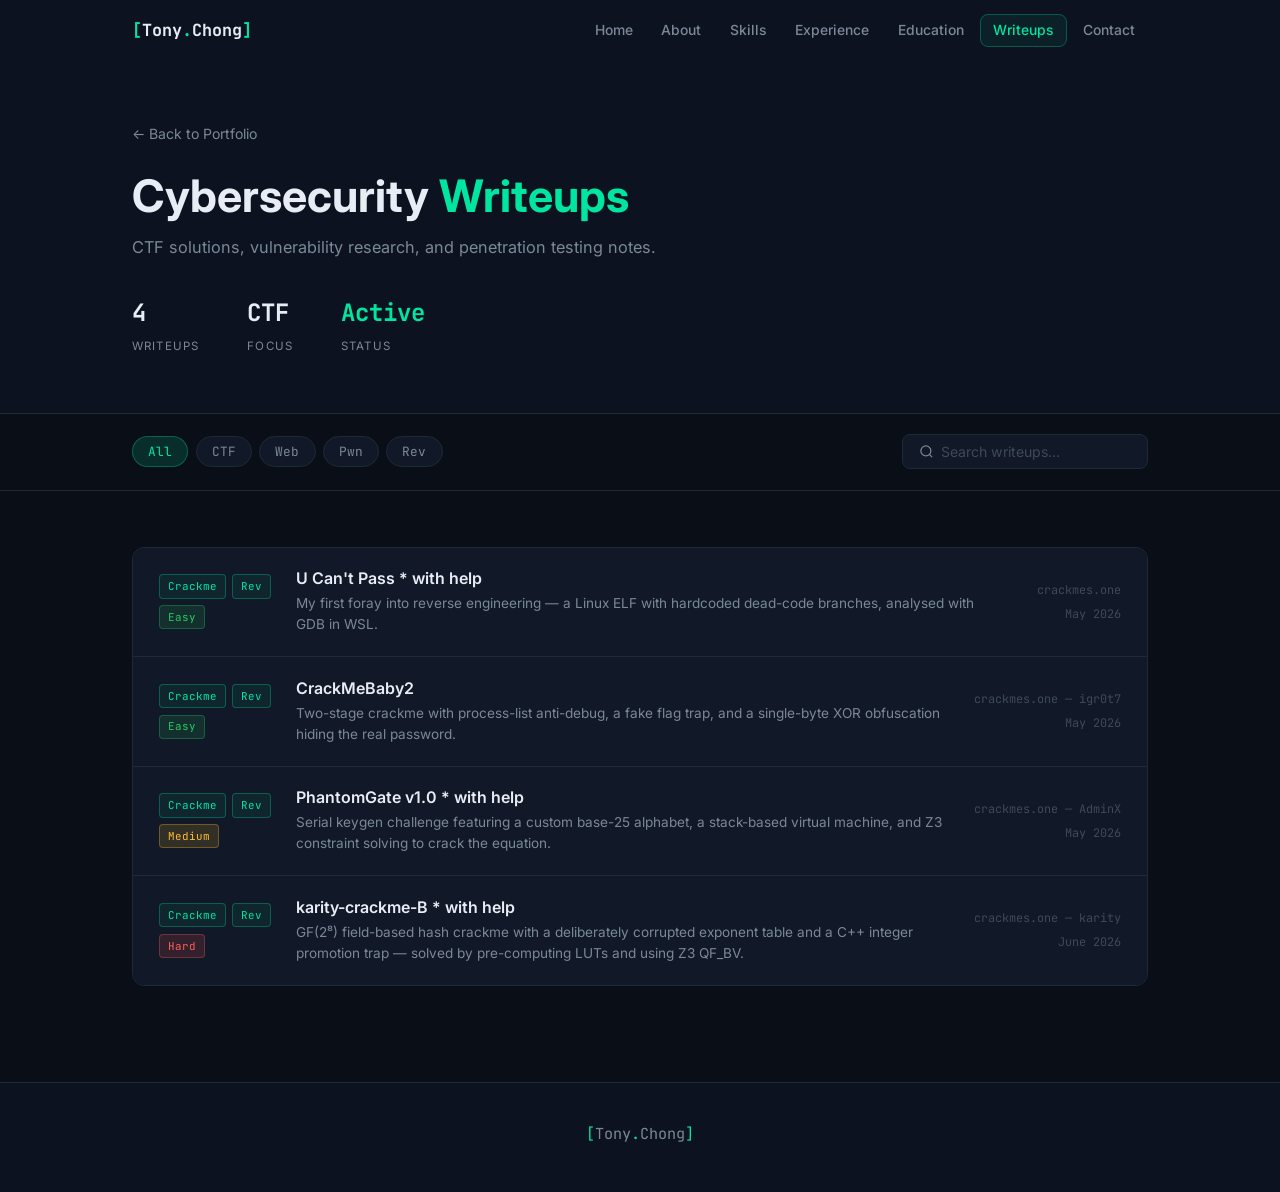
<file: writeups/index.html>
<!DOCTYPE html>
<html lang="en">
<head>
  <meta charset="UTF-8" />
  <meta name="viewport" content="width=device-width, initial-scale=1.0" />
  <meta name="description" content="Tony Chong's cybersecurity writeups — CTF solutions, vulnerability research and penetration testing notes." />
  <title>Writeups | Tony Chong</title>
  <link rel="stylesheet" href="../css/style.css" />
  <link rel="stylesheet" href="../css/writeups.css" />
  <link rel="preconnect" href="https://fonts.googleapis.com" />
  <link rel="preconnect" href="https://fonts.gstatic.com" crossorigin />
  <link href="https://fonts.googleapis.com/css2?family=JetBrains+Mono:wght@400;600;700&family=Inter:wght@300;400;500;600;700&display=swap" rel="stylesheet" />
</head>
<body>

  <!-- ── Navbar ─────────────────────────────────────────── -->
  <nav class="navbar scrolled" id="navbar">
    <div class="nav-container">
      <a href="../index.html" class="nav-logo">
        <span class="bracket">[</span>Tony<span class="accent">.</span>Chong<span class="bracket">]</span>
      </a>
      <button class="nav-toggle" id="navToggle" aria-label="Toggle navigation">
        <span></span><span></span><span></span>
      </button>
      <ul class="nav-links" id="navLinks">
        <li><a href="../index.html#home"       class="nav-link">Home</a></li>
        <li><a href="../index.html#about"      class="nav-link">About</a></li>
        <li><a href="../index.html#skills"     class="nav-link">Skills</a></li>
        <li><a href="../index.html#experience" class="nav-link">Experience</a></li>
        <li><a href="../index.html#education"  class="nav-link">Education</a></li>
        <li><a href="index.html"               class="nav-link nav-wu active">Writeups</a></li>
        <li><a href="../index.html#contact"    class="nav-link">Contact</a></li>
      </ul>
    </div>
  </nav>

  <!-- ── Page hero ──────────────────────────────────────── -->
  <section class="wu-page-hero">
    <div class="container">
      <div class="back-link"><a href="../index.html">← Back to Portfolio</a></div>
      <h1>Cybersecurity <span class="accent">Writeups</span></h1>
      <p class="wu-page-hero-sub">CTF solutions, vulnerability research, and penetration testing notes.</p>
      <div class="wu-stats">
        <div class="wu-stat">
          <span class="wu-stat-num" id="wuTotal">0</span>
          <span class="wu-stat-label">Writeups</span>
        </div>
        <div class="wu-stat">
          <span class="wu-stat-num">CTF</span>
          <span class="wu-stat-label">Focus</span>
        </div>
        <div class="wu-stat">
          <span class="wu-stat-num accent">Active</span>
          <span class="wu-stat-label">Status</span>
        </div>
      </div>
    </div>
  </section>

  <!-- ── Filter & Search ────────────────────────────────── -->
  <div class="wu-controls">
    <div class="container">
      <div class="controls-row">
        <div class="filter-tags">
          <button class="filter-btn active" data-filter="all">All</button>
          <button class="filter-btn" data-filter="ctf">CTF</button>
          <button class="filter-btn" data-filter="web">Web</button>
          <button class="filter-btn" data-filter="pwn">Pwn</button>
          <button class="filter-btn" data-filter="rev">Rev</button>
        </div>
        <div class="search-wrap">
          <svg xmlns="http://www.w3.org/2000/svg" width="15" height="15" viewBox="0 0 24 24" fill="none" stroke="currentColor" stroke-width="2"><circle cx="11" cy="11" r="8"/><line x1="21" y1="21" x2="16.65" y2="16.65"/></svg>
          <input type="text" id="wuSearch" placeholder="Search writeups…" autocomplete="off" />
        </div>
      </div>
    </div>
  </div>

  <!-- ── Writeups grid ──────────────────────────────────── -->
  <main class="wu-main">
    <div class="container">

      <!-- Empty state — shown until you add real writeups -->
      <div class="empty-state" id="emptyState">
        <div class="empty-icon">🔐</div>
        <h2>Writeups Coming Soon</h2>
        <p>CTF writeups and security research will appear here.</p>
        </p>
      </div>

      <div class="wu-grid" id="wuGrid">

        <a href="ucantpass.html"
           class="wu-card-link"
           data-tags="crackme rev"
           data-title="U Can't Pass">
          <div class="wc-top">
            <div class="wc-tags">
              <span class="wc-tag">Crackme</span>
              <span class="wc-tag">Rev</span>
            </div>
            <span class="wc-diff easy">Easy</span>
          </div>
          <h3 class="wc-title">U Can't Pass * with help</h3>
          <p class="wc-excerpt">
            My first foray into reverse engineering — a Linux ELF with hardcoded dead-code
            branches, analysed with GDB in WSL.
          </p>
          <div class="wc-footer">
            <span>crackmes.one</span>
            <span>May 2026</span>
          </div>
        </a>

        <a href="crackmebaby2.html"
           class="wu-card-link"
           data-tags="crackme rev"
           data-title="CrackMeBaby2">
          <div class="wc-top">
            <div class="wc-tags">
              <span class="wc-tag">Crackme</span>
              <span class="wc-tag">Rev</span>
            </div>
            <span class="wc-diff easy">Easy</span>
          </div>
          <h3 class="wc-title">CrackMeBaby2</h3>
          <p class="wc-excerpt">
            Two-stage crackme with process-list anti-debug, a fake flag trap, and a single-byte
            XOR obfuscation hiding the real password.
          </p>
          <div class="wc-footer">
            <span>crackmes.one — igr0t7</span>
            <span>May 2026</span>
          </div>
        </a>

        <a href="phantomgate.html"
           class="wu-card-link"
           data-tags="crackme rev"
           data-title="PhantomGate v1.0">
          <div class="wc-top">
            <div class="wc-tags">
              <span class="wc-tag">Crackme</span>
              <span class="wc-tag">Rev</span>
            </div>
            <span class="wc-diff medium">Medium</span>
          </div>
          <h3 class="wc-title">PhantomGate v1.0 * with help</h3>
          <p class="wc-excerpt">
            Serial keygen challenge featuring a custom base-25 alphabet, a stack-based virtual
            machine, and Z3 constraint solving to crack the equation.
          </p>
          <div class="wc-footer">
            <span>crackmes.one — AdminX</span>
            <span>May 2026</span>
          </div>
        </a>

        <a href="karity-crackme-b.html"
           class="wu-card-link"
           data-tags="crackme rev"
           data-title="karity-crackme-B">
          <div class="wc-top">
            <div class="wc-tags">
              <span class="wc-tag">Crackme</span>
              <span class="wc-tag">Rev</span>
            </div>
            <span class="wc-diff hard">Hard</span>
          </div>
          <h3 class="wc-title">karity-crackme-B * with help</h3>
          <p class="wc-excerpt">
            GF(2⁸) field-based hash crackme with a deliberately corrupted exponent table and a
            C++ integer promotion trap — solved by pre-computing LUTs and using Z3 QF_BV.
          </p>
          <div class="wc-footer">
            <span>crackmes.one — karity</span>
            <span>June 2026</span>
          </div>
        </a>

        

        <!--
        ════════════════════════════════════════════════════
         HOW TO ADD A WRITEUP
        ════════════════════════════════════════════════════
         1. Duplicate writeup-template.html → e.g. thm-room-name.html
         2. Fill in your content.
         3. Copy the <a> card block below, remove the class "wu-example",
            and update href / data-tags / data-title and the card body.
         4. Save — it will appear in the grid automatically.
        ════════════════════════════════════════════════════

        EXAMPLE CARD (hidden — class wu-example keeps it out of the count):

        <a href="thm-room-name.html"
           class="wu-card-link wu-example"
           data-tags="ctf web"
           data-title="TryHackMe: Room Name">
          <div class="wc-top">
            <div class="wc-tags">
              <span class="wc-tag">CTF</span>
              <span class="wc-tag">Web</span>
            </div>
            <span class="wc-diff easy">Easy</span>
          </div>
          <h3 class="wc-title">TryHackMe: Room Name</h3>
          <p class="wc-excerpt">
            Brief description of the challenge — what the goal was,
            the vulnerability exploited, and what you learned.
          </p>
          <div class="wc-footer">
            <span>TryHackMe</span>
            <span>May 2026</span>
          </div>
        </a>
        -->

      </div>

      <div class="no-results" id="noResults" style="display:none">
        <p>No writeups match your search.</p>
      </div>

    </div>
  </main>

  <!-- ── Footer ─────────────────────────────────────────── -->
  <footer class="footer">
    <div class="container">
      <p class="footer-logo"><span class="bracket">[</span>Tony<span class="accent">.</span>Chong<span class="bracket">]</span></p>
    </div>
  </footer>

  <script src="../js/script.js"></script>
  <script src="../js/writeups.js"></script>
</body>
</html>
</file>
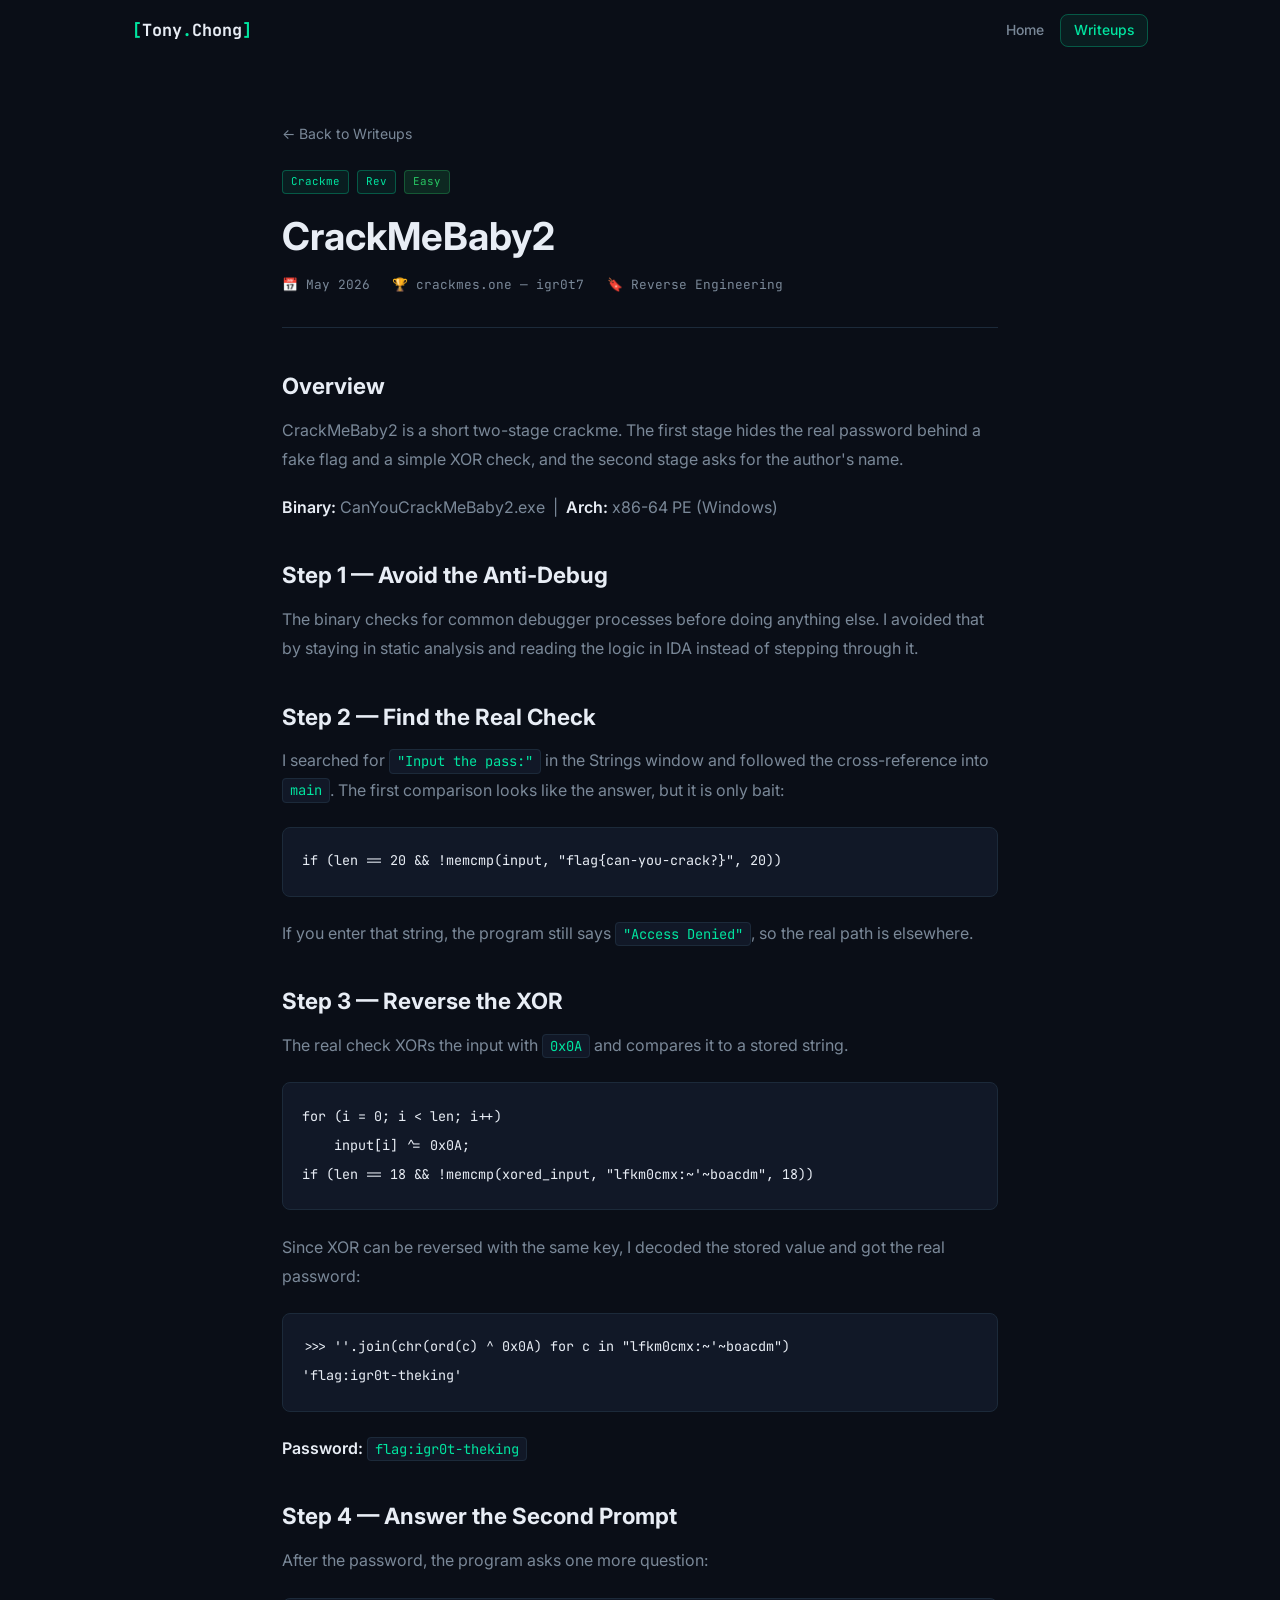
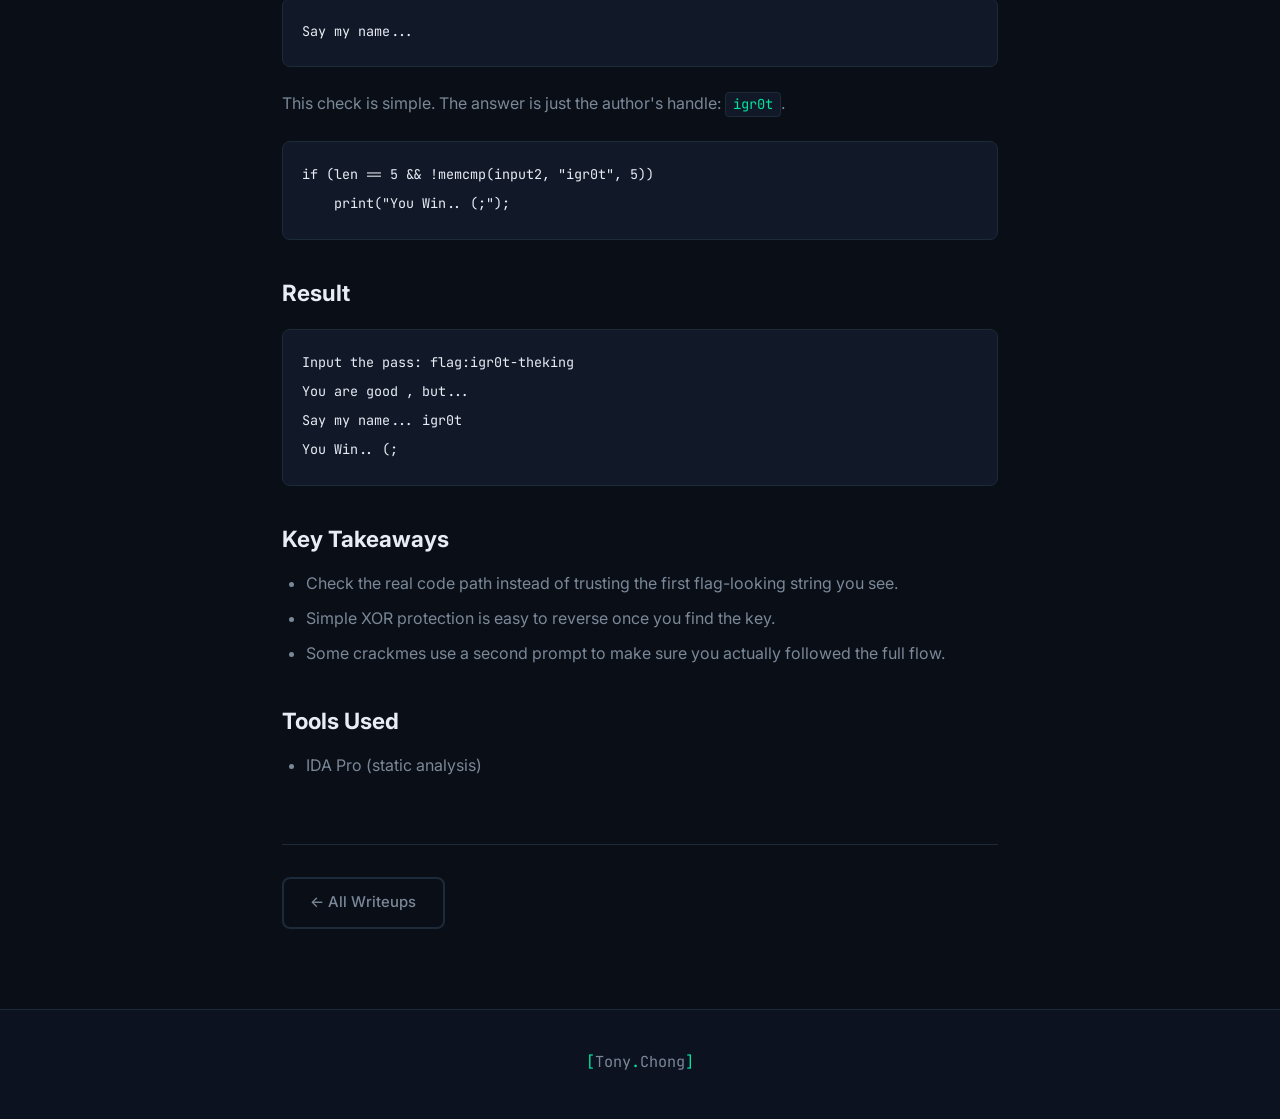
<file: writeups/crackmebaby2.html>
<!DOCTYPE html>
<html lang="en">
<head>
  <meta charset="UTF-8" />
  <meta name="viewport" content="width=device-width, initial-scale=1.0" />
  <title>CrackMeBaby2 | Tony Chong Writeups</title>
  <link rel="stylesheet" href="../css/style.css" />
  <link rel="stylesheet" href="../css/writeups.css" />
  <link rel="preconnect" href="https://fonts.googleapis.com" />
  <link rel="preconnect" href="https://fonts.gstatic.com" crossorigin />
  <link href="https://fonts.googleapis.com/css2?family=JetBrains+Mono:wght@400;600;700&family=Inter:wght@300;400;500;600;700&display=swap" rel="stylesheet" />
</head>
<body>

  <!-- ── Navbar ─────────────────────────────────────────── -->
  <nav class="navbar scrolled" id="navbar">
    <div class="nav-container">
      <a href="../index.html" class="nav-logo">
        <span class="bracket">[</span>Tony<span class="accent">.</span>Chong<span class="bracket">]</span>
      </a>
      <button class="nav-toggle" id="navToggle" aria-label="Toggle navigation">
        <span></span><span></span><span></span>
      </button>
      <ul class="nav-links" id="navLinks">
        <li><a href="../index.html" class="nav-link">Home</a></li>
        <li><a href="index.html"    class="nav-link nav-wu active">Writeups</a></li>
      </ul>
    </div>
  </nav>

  <!-- ── Writeup article ────────────────────────────────── -->
  <article class="wu-article">

    <div class="back-link"><a href="index.html">← Back to Writeups</a></div>

    <header class="wu-article-header">
      <div class="wu-article-tags">
        <span class="wc-tag">Crackme</span>
        <span class="wc-tag">Rev</span>
        <span class="wc-diff easy">Easy</span>
      </div>
      <h1 class="wu-article-title">CrackMeBaby2</h1>
      <div class="wu-article-meta">
        <span>📅 May 2026</span>
        <span>🏆 crackmes.one — igr0t7</span>
        <span>🔖 Reverse Engineering</span>
      </div>
    </header>

    <div class="wu-body">

      <h2>Overview</h2>
      <p>
        CrackMeBaby2 is a short two-stage crackme. The first stage hides the real password behind
        a fake flag and a simple XOR check, and the second stage asks for the author's name.
      </p>
      <p><strong>Binary:</strong> CanYouCrackMeBaby2.exe &nbsp;|&nbsp; <strong>Arch:</strong> x86-64 PE (Windows)</p>

      <h2>Step 1 — Avoid the Anti-Debug</h2>
      <p>
        The binary checks for common debugger processes before doing anything else. I avoided that
        by staying in static analysis and reading the logic in IDA instead of stepping through it.
      </p>

      <h2>Step 2 — Find the Real Check</h2>
      <p>
        I searched for <code>"Input the pass:"</code> in the Strings window and followed the
        cross-reference into <code>main</code>. The first comparison looks like the answer, but it
        is only bait:
      </p>
      <pre><code>if (len == 20 &amp;&amp; !memcmp(input, "flag{can-you-crack?}", 20))</code></pre>
      <p>
        If you enter that string, the program still says <code>"Access Denied"</code>, so the
        real path is elsewhere.
      </p>

      <h2>Step 3 — Reverse the XOR</h2>
      <p>
        The real check XORs the input with <code>0x0A</code> and compares it to a stored string.
      </p>
      <pre><code>for (i = 0; i &lt; len; i++)
    input[i] ^= 0x0A;
if (len == 18 &amp;&amp; !memcmp(xored_input, "lfkm0cmx:~'~boacdm", 18))</code></pre>
      <p>
        Since XOR can be reversed with the same key, I decoded the stored value and got the real
        password:
      </p>
      <pre><code>>>> ''.join(chr(ord(c) ^ 0x0A) for c in "lfkm0cmx:~'~boacdm")
'flag:igr0t-theking'</code></pre>
      <p><strong>Password:</strong> <code>flag:igr0t-theking</code></p>

      <h2>Step 4 — Answer the Second Prompt</h2>
      <p>
        After the password, the program asks one more question:
      </p>
      <pre><code>Say my name...</code></pre>
      <p>
        This check is simple. The answer is just the author's handle: <code>igr0t</code>.
      </p>
      <pre><code>if (len == 5 &amp;&amp; !memcmp(input2, "igr0t", 5))
    print("You Win.. (;");</code></pre>

      <h2>Result</h2>
      <pre><code>Input the pass: flag:igr0t-theking
You are good , but...
Say my name... igr0t
You Win.. (;</code></pre>

      <h2>Key Takeaways</h2>
      <ul>
        <li>Check the real code path instead of trusting the first flag-looking string you see.</li>
        <li>Simple XOR protection is easy to reverse once you find the key.</li>
        <li>Some crackmes use a second prompt to make sure you actually followed the full flow.</li>
      </ul>

      <h2>Tools Used</h2>
      <ul>
        <li>IDA Pro (static analysis)</li>
      </ul>

    </div>

    <nav class="wu-article-nav">
      <a href="index.html" class="btn btn-ghost">← All Writeups</a>
    </nav>

  </article>

  <footer class="footer">
    <div class="container">
      <p class="footer-logo"><span class="bracket">[</span>Tony<span class="accent">.</span>Chong<span class="bracket">]</span></p>
      <p class="footer-sub"></p>
    </div>
  </footer>

  <script src="../js/script.js"></script>
</body>
</html>
</file>
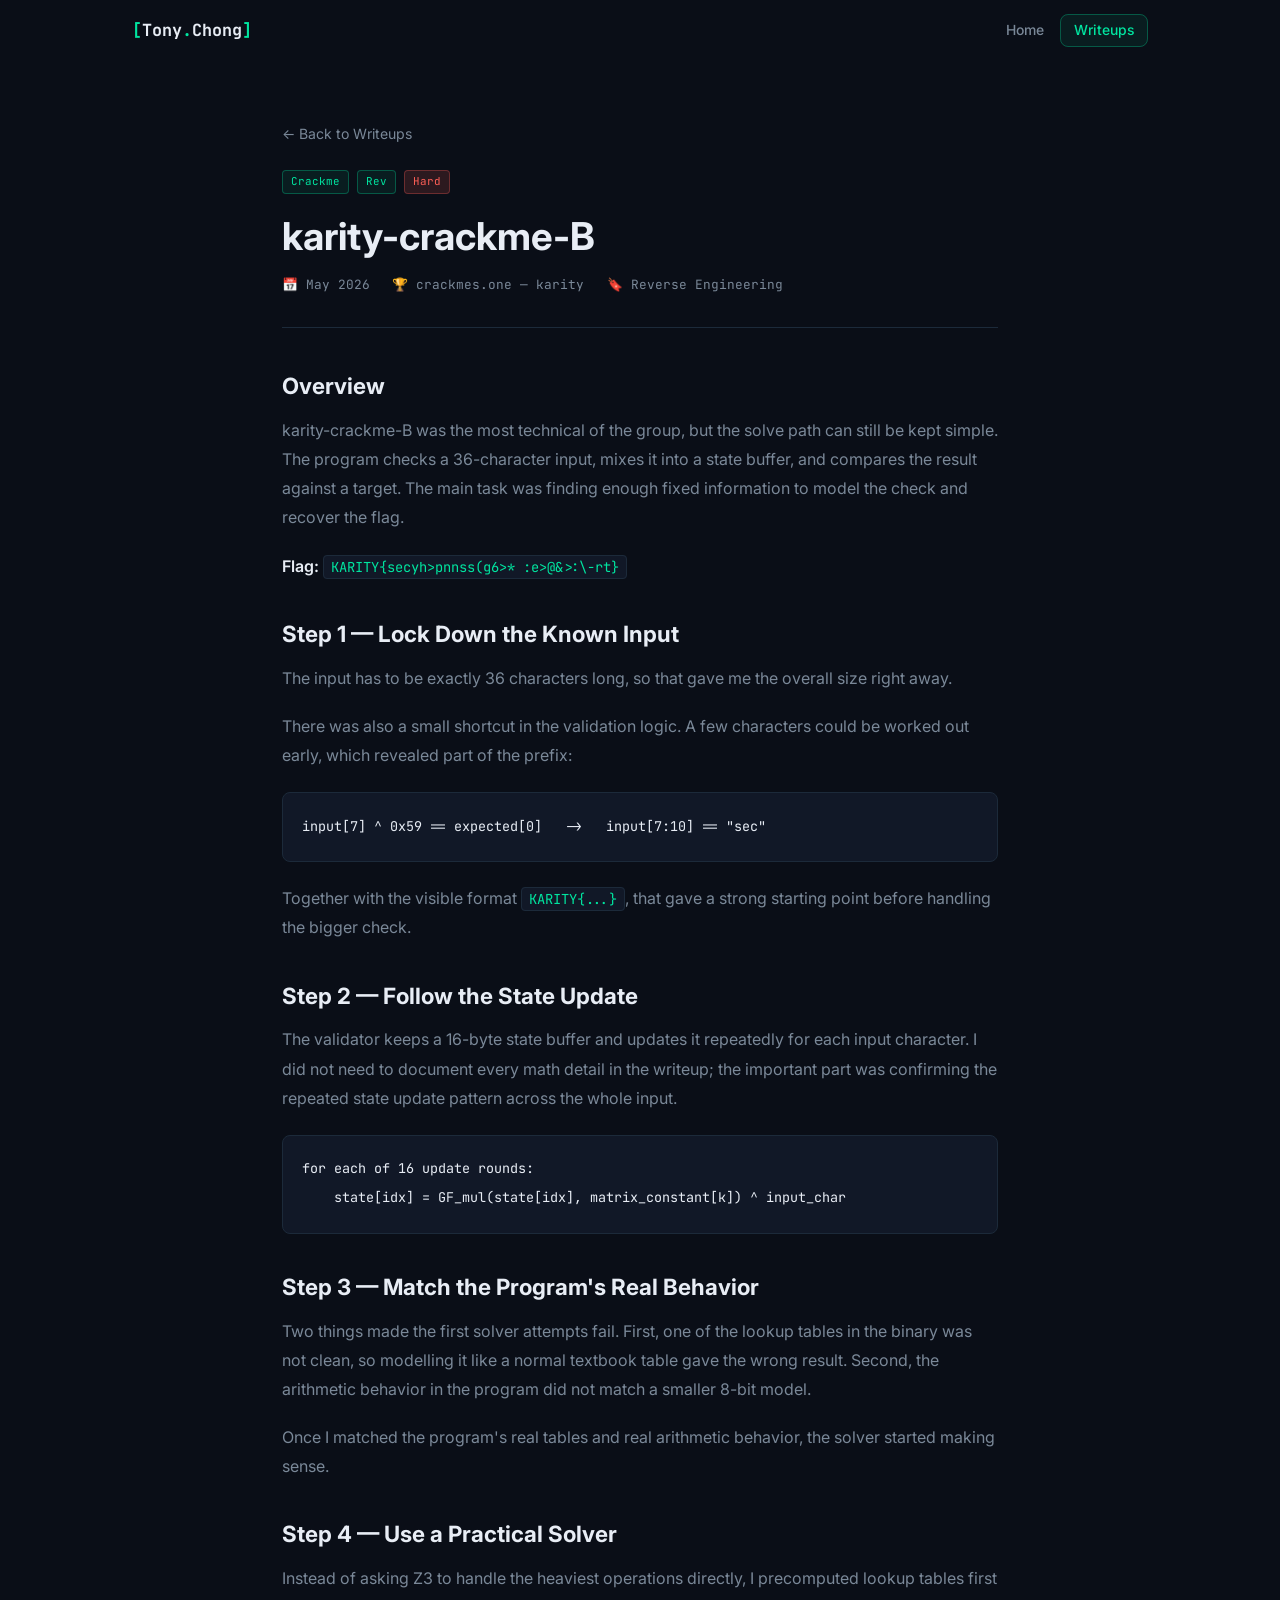
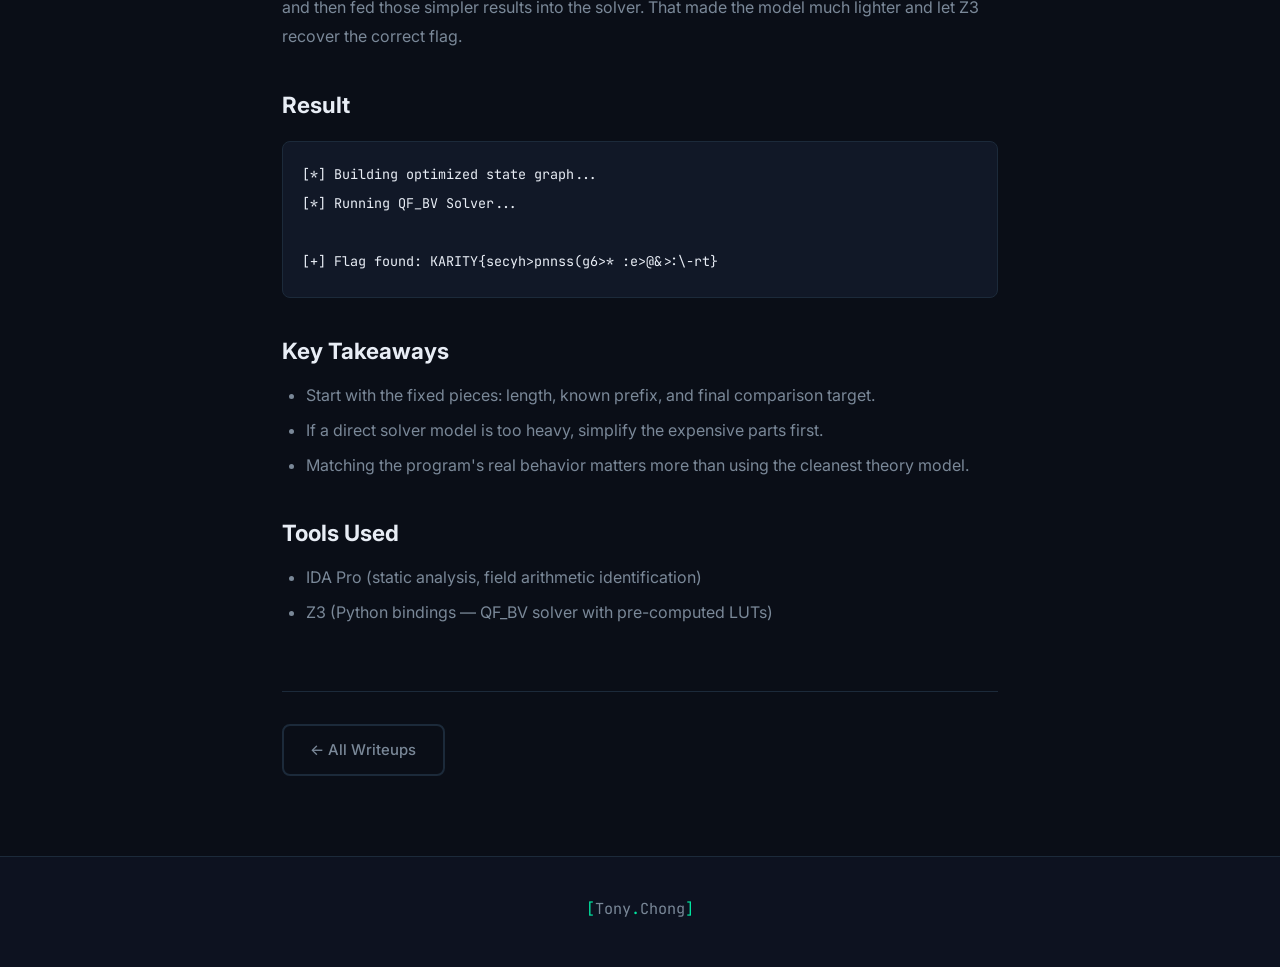
<file: writeups/karity-crackme-b.html>
<!DOCTYPE html>
<html lang="en">
<head>
  <meta charset="UTF-8" />
  <meta name="viewport" content="width=device-width, initial-scale=1.0" />
  <title>karity-crackme-B | Tony Chong Writeups</title>
  <link rel="stylesheet" href="../css/style.css" />
  <link rel="stylesheet" href="../css/writeups.css" />
  <link rel="preconnect" href="https://fonts.googleapis.com" />
  <link rel="preconnect" href="https://fonts.gstatic.com" crossorigin />
  <link href="https://fonts.googleapis.com/css2?family=JetBrains+Mono:wght@400;600;700&family=Inter:wght@300;400;500;600;700&display=swap" rel="stylesheet" />
</head>
<body>

  <!-- ── Navbar ─────────────────────────────────────────── -->
  <nav class="navbar scrolled" id="navbar">
    <div class="nav-container">
      <a href="../index.html" class="nav-logo">
        <span class="bracket">[</span>Tony<span class="accent">.</span>Chong<span class="bracket">]</span>
      </a>
      <button class="nav-toggle" id="navToggle" aria-label="Toggle navigation">
        <span></span><span></span><span></span>
      </button>
      <ul class="nav-links" id="navLinks">
        <li><a href="../index.html" class="nav-link">Home</a></li>
        <li><a href="index.html"    class="nav-link nav-wu active">Writeups</a></li>
      </ul>
    </div>
  </nav>

  <!-- ── Writeup article ────────────────────────────────── -->
  <article class="wu-article">

    <div class="back-link"><a href="index.html">← Back to Writeups</a></div>

    <header class="wu-article-header">
      <div class="wu-article-tags">
        <span class="wc-tag">Crackme</span>
        <span class="wc-tag">Rev</span>
        <span class="wc-diff hard">Hard</span>
      </div>
      <h1 class="wu-article-title">karity-crackme-B</h1>
      <div class="wu-article-meta">
        <span>📅 May 2026</span>
        <span>🏆 crackmes.one — karity</span>
        <span>🔖 Reverse Engineering</span>
      </div>
    </header>

    <div class="wu-body">

      <h2>Overview</h2>
      <p>
        karity-crackme-B was the most technical of the group, but the solve path can still be kept
        simple. The program checks a 36-character input, mixes it into a state buffer, and compares
        the result against a target. The main task was finding enough fixed information to model the
        check and recover the flag.
      </p>
      <p>
        <strong>Flag:</strong> <code>KARITY{secyh&gt;pnnss(g6&gt;* :e&gt;@&amp;&gt;:\-rt}</code>
      </p>

      <h2>Step 1 — Lock Down the Known Input</h2>
      <p>
        The input has to be exactly 36 characters long, so that gave me the overall size right
        away.
      </p>
      <p>
        There was also a small shortcut in the validation logic. A few characters could be worked
        out early, which revealed part of the prefix:
      </p>
      <pre><code>input[7] ^ 0x59 == expected[0]   ->   input[7:10] == "sec"</code></pre>
      <p>
        Together with the visible format <code>KARITY{...}</code>, that gave a strong starting
        point before handling the bigger check.
      </p>

      <h2>Step 2 — Follow the State Update</h2>
      <p>
        The validator keeps a 16-byte state buffer and updates it repeatedly for each input
        character. I did not need to document every math detail in the writeup; the important part
        was confirming the repeated state update pattern across the whole input.
      </p>
      <pre><code>for each of 16 update rounds:
    state[idx] = GF_mul(state[idx], matrix_constant[k]) ^ input_char</code></pre>

      <h2>Step 3 — Match the Program's Real Behavior</h2>
      <p>
        Two things made the first solver attempts fail. First, one of the lookup tables in the
        binary was not clean, so modelling it like a normal textbook table gave the wrong result.
        Second, the arithmetic behavior in the program did not match a smaller 8-bit model.
      </p>
      <p>
        Once I matched the program's real tables and real arithmetic behavior, the solver started
        making sense.
      </p>

      <h2>Step 4 — Use a Practical Solver</h2>
      <p>
        Instead of asking Z3 to handle the heaviest operations directly, I precomputed lookup
        tables first and then fed those simpler results into the solver. That made the model much
        lighter and let Z3 recover the correct flag.
      </p>

      <h2>Result</h2>
      <pre><code>[*] Building optimized state graph...
[*] Running QF_BV Solver...

[+] Flag found: KARITY{secyh&gt;pnnss(g6&gt;* :e&gt;@&amp;&gt;:\-rt}</code></pre>

      <h2>Key Takeaways</h2>
      <ul>
        <li>Start with the fixed pieces: length, known prefix, and final comparison target.</li>
        <li>If a direct solver model is too heavy, simplify the expensive parts first.</li>
        <li>Matching the program's real behavior matters more than using the cleanest theory model.</li>
      </ul>

      <h2>Tools Used</h2>
      <ul>
        <li>IDA Pro (static analysis, field arithmetic identification)</li>
        <li>Z3 (Python bindings — QF_BV solver with pre-computed LUTs)</li>
      </ul>

    </div>

    <nav class="wu-article-nav">
      <a href="index.html" class="btn btn-ghost">← All Writeups</a>
    </nav>

  </article>

  <footer class="footer">
    <div class="container">
      <p class="footer-logo"><span class="bracket">[</span>Tony<span class="accent">.</span>Chong<span class="bracket">]</span></p>
      <p class="footer-sub"></p>
    </div>
  </footer>

  <script src="../js/script.js"></script>
</body>
</html>
</file>
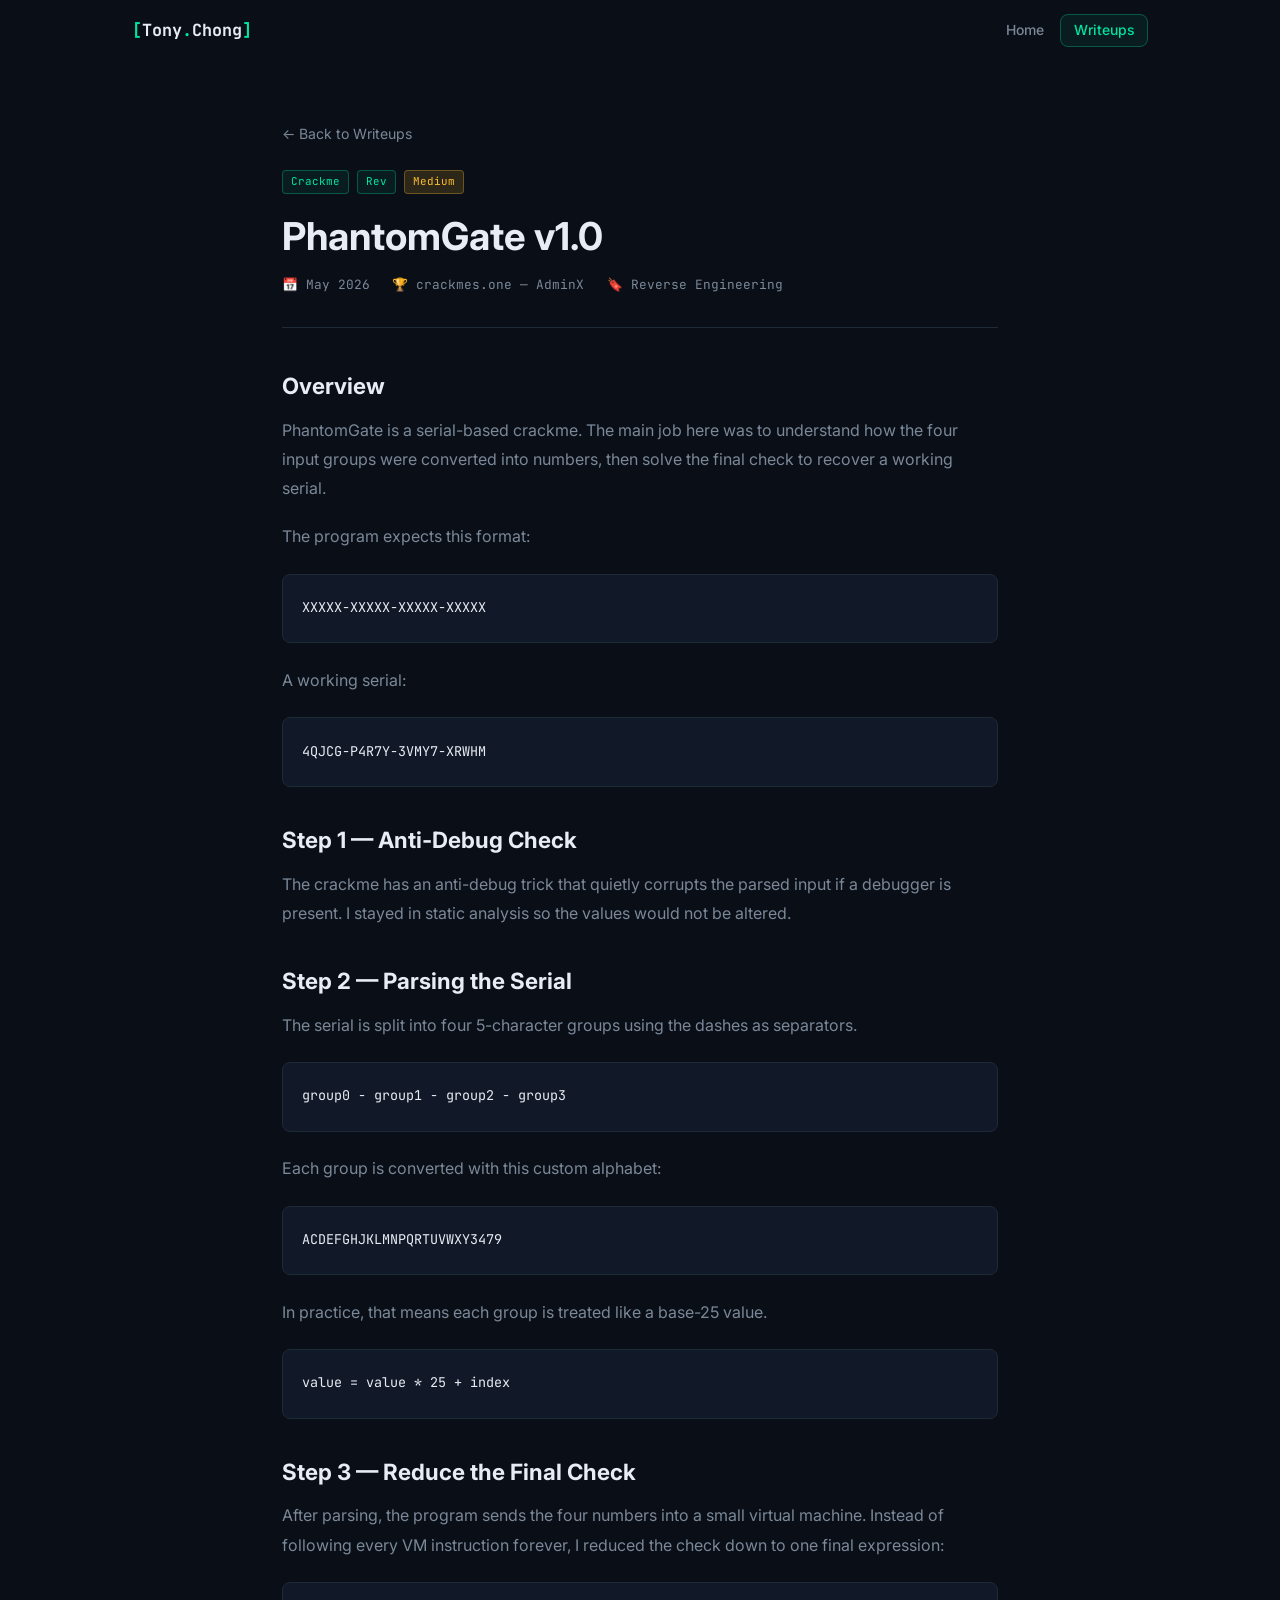
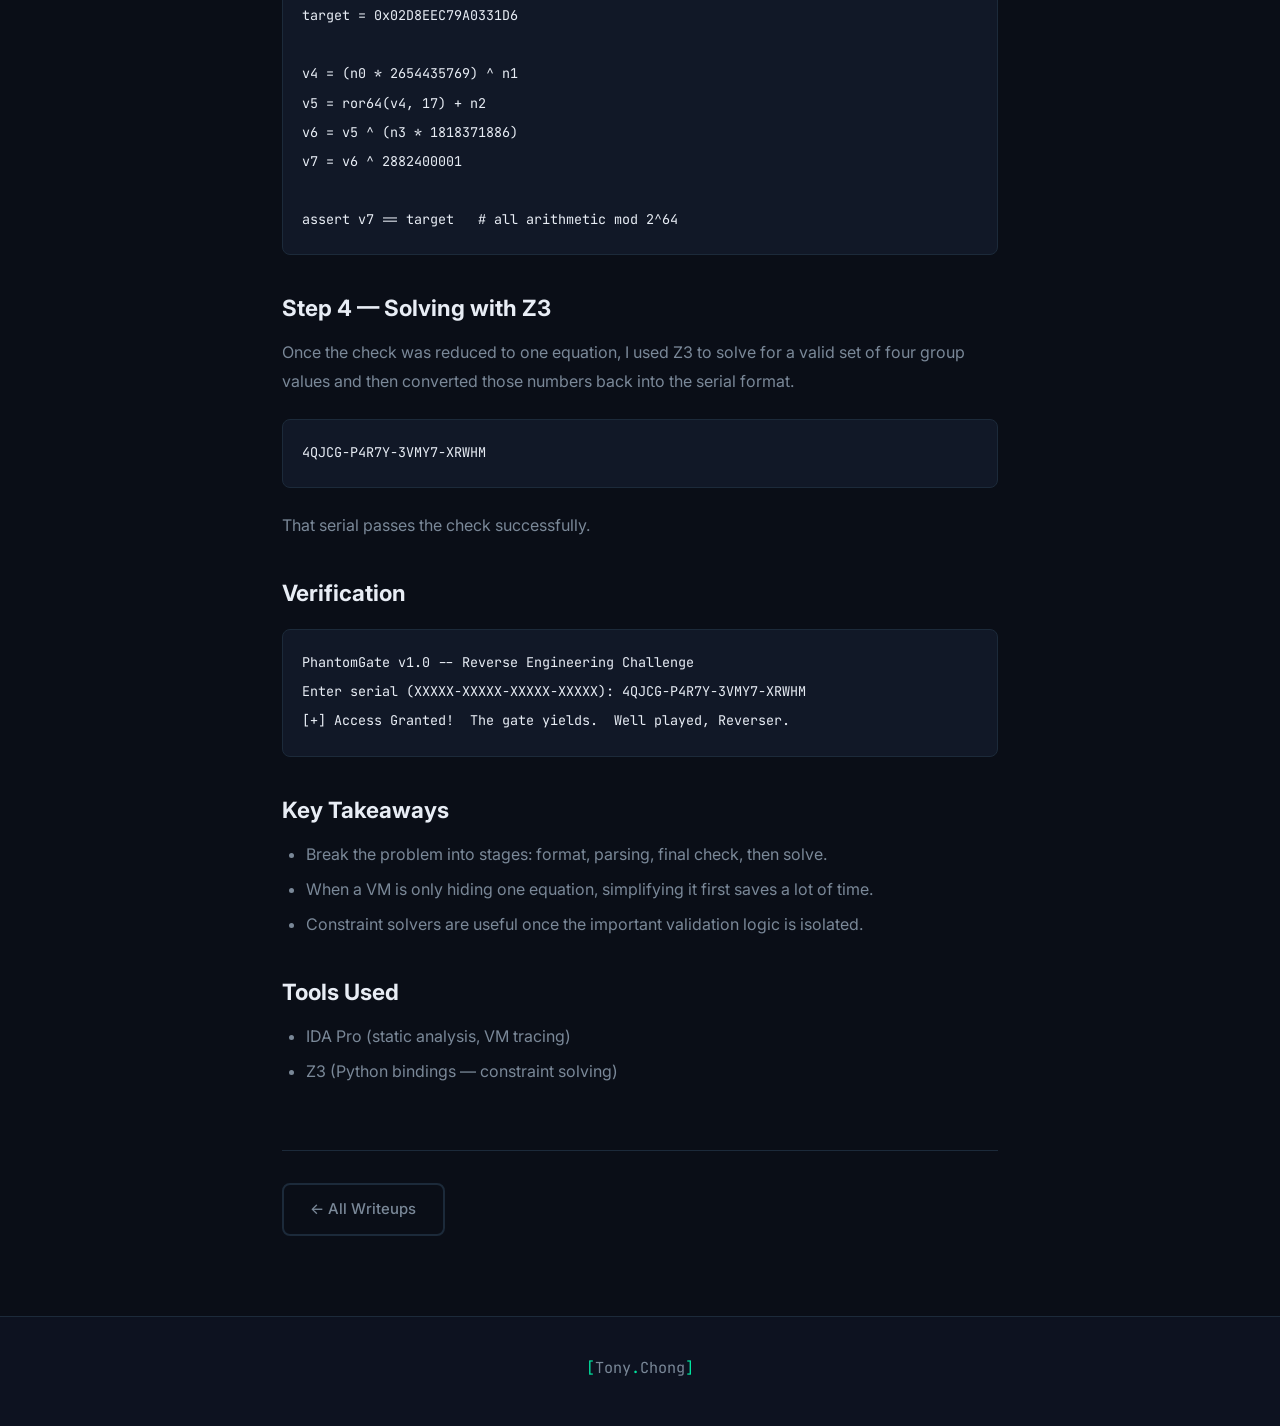
<file: writeups/phantomgate.html>
<!DOCTYPE html>
<html lang="en">
<head>
  <meta charset="UTF-8" />
  <meta name="viewport" content="width=device-width, initial-scale=1.0" />
  <title>PhantomGate v1.0 | Tony Chong Writeups</title>
  <link rel="stylesheet" href="../css/style.css" />
  <link rel="stylesheet" href="../css/writeups.css" />
  <link rel="preconnect" href="https://fonts.googleapis.com" />
  <link rel="preconnect" href="https://fonts.gstatic.com" crossorigin />
  <link href="https://fonts.googleapis.com/css2?family=JetBrains+Mono:wght@400;600;700&family=Inter:wght@300;400;500;600;700&display=swap" rel="stylesheet" />
</head>
<body>

  <!-- ── Navbar ─────────────────────────────────────────── -->
  <nav class="navbar scrolled" id="navbar">
    <div class="nav-container">
      <a href="../index.html" class="nav-logo">
        <span class="bracket">[</span>Tony<span class="accent">.</span>Chong<span class="bracket">]</span>
      </a>
      <button class="nav-toggle" id="navToggle" aria-label="Toggle navigation">
        <span></span><span></span><span></span>
      </button>
      <ul class="nav-links" id="navLinks">
        <li><a href="../index.html" class="nav-link">Home</a></li>
        <li><a href="index.html"    class="nav-link nav-wu active">Writeups</a></li>
      </ul>
    </div>
  </nav>

  <!-- ── Writeup article ────────────────────────────────── -->
  <article class="wu-article">

    <div class="back-link"><a href="index.html">← Back to Writeups</a></div>

    <header class="wu-article-header">
      <div class="wu-article-tags">
        <span class="wc-tag">Crackme</span>
        <span class="wc-tag">Rev</span>
        <span class="wc-diff medium">Medium</span>
      </div>
      <h1 class="wu-article-title">PhantomGate v1.0</h1>
      <div class="wu-article-meta">
        <span>📅 May 2026</span>
        <span>🏆 crackmes.one — AdminX</span>
        <span>🔖 Reverse Engineering</span>
      </div>
    </header>

    <div class="wu-body">

      <h2>Overview</h2>
      <p>
        PhantomGate is a serial-based crackme. The main job here was to understand how the four
        input groups were converted into numbers, then solve the final check to recover a working
        serial.
      </p>
      <p>
        The program expects this format:
      </p>
      <pre><code>XXXXX-XXXXX-XXXXX-XXXXX</code></pre>
      <p>A working serial:</p>
      <pre><code>4QJCG-P4R7Y-3VMY7-XRWHM</code></pre>

      <h2>Step 1 — Anti-Debug Check</h2>
      <p>
        The crackme has an anti-debug trick that quietly corrupts the parsed input if a debugger is
        present. I stayed in static analysis so the values would not be altered.
      </p>

      <h2>Step 2 — Parsing the Serial</h2>
      <p>
        The serial is split into four 5-character groups using the dashes as separators.
      </p>
      <pre><code>group0 - group1 - group2 - group3</code></pre>
      <p>
        Each group is converted with this custom alphabet:
      </p>
      <pre><code>ACDEFGHJKLMNPQRTUVWXY3479</code></pre>
      <p>
        In practice, that means each group is treated like a base-25 value.
      </p>
      <pre><code>value = value * 25 + index</code></pre>

      <h2>Step 3 — Reduce the Final Check</h2>
      <p>
        After parsing, the program sends the four numbers into a small virtual machine. Instead of
        following every VM instruction forever, I reduced the check down to one final expression:
      </p>
      <pre><code>target = 0x02D8EEC79A0331D6

v4 = (n0 * 2654435769) ^ n1
v5 = ror64(v4, 17) + n2
v6 = v5 ^ (n3 * 1818371886)
v7 = v6 ^ 2882400001

assert v7 == target   # all arithmetic mod 2^64</code></pre>

      <h2>Step 4 — Solving with Z3</h2>
      <p>
        Once the check was reduced to one equation, I used Z3 to solve for a valid set of four
        group values and then converted those numbers back into the serial format.
      </p>
      <pre><code>4QJCG-P4R7Y-3VMY7-XRWHM</code></pre>
      <p>
        That serial passes the check successfully.
      </p>

      <h2>Verification</h2>
      <pre><code>PhantomGate v1.0 -- Reverse Engineering Challenge
Enter serial (XXXXX-XXXXX-XXXXX-XXXXX): 4QJCG-P4R7Y-3VMY7-XRWHM
[+] Access Granted!  The gate yields.  Well played, Reverser.</code></pre>

      <h2>Key Takeaways</h2>
      <ul>
        <li>Break the problem into stages: format, parsing, final check, then solve.</li>
        <li>When a VM is only hiding one equation, simplifying it first saves a lot of time.</li>
        <li>Constraint solvers are useful once the important validation logic is isolated.</li>
      </ul>

      <h2>Tools Used</h2>
      <ul>
        <li>IDA Pro (static analysis, VM tracing)</li>
        <li>Z3 (Python bindings — constraint solving)</li>
      </ul>

    </div>

    <nav class="wu-article-nav">
      <a href="index.html" class="btn btn-ghost">← All Writeups</a>
    </nav>

  </article>

  <footer class="footer">
    <div class="container">
      <p class="footer-logo"><span class="bracket">[</span>Tony<span class="accent">.</span>Chong<span class="bracket">]</span></p>
      <p class="footer-sub"></p>
    </div>
  </footer>

  <script src="../js/script.js"></script>
</body>
</html>
</file>
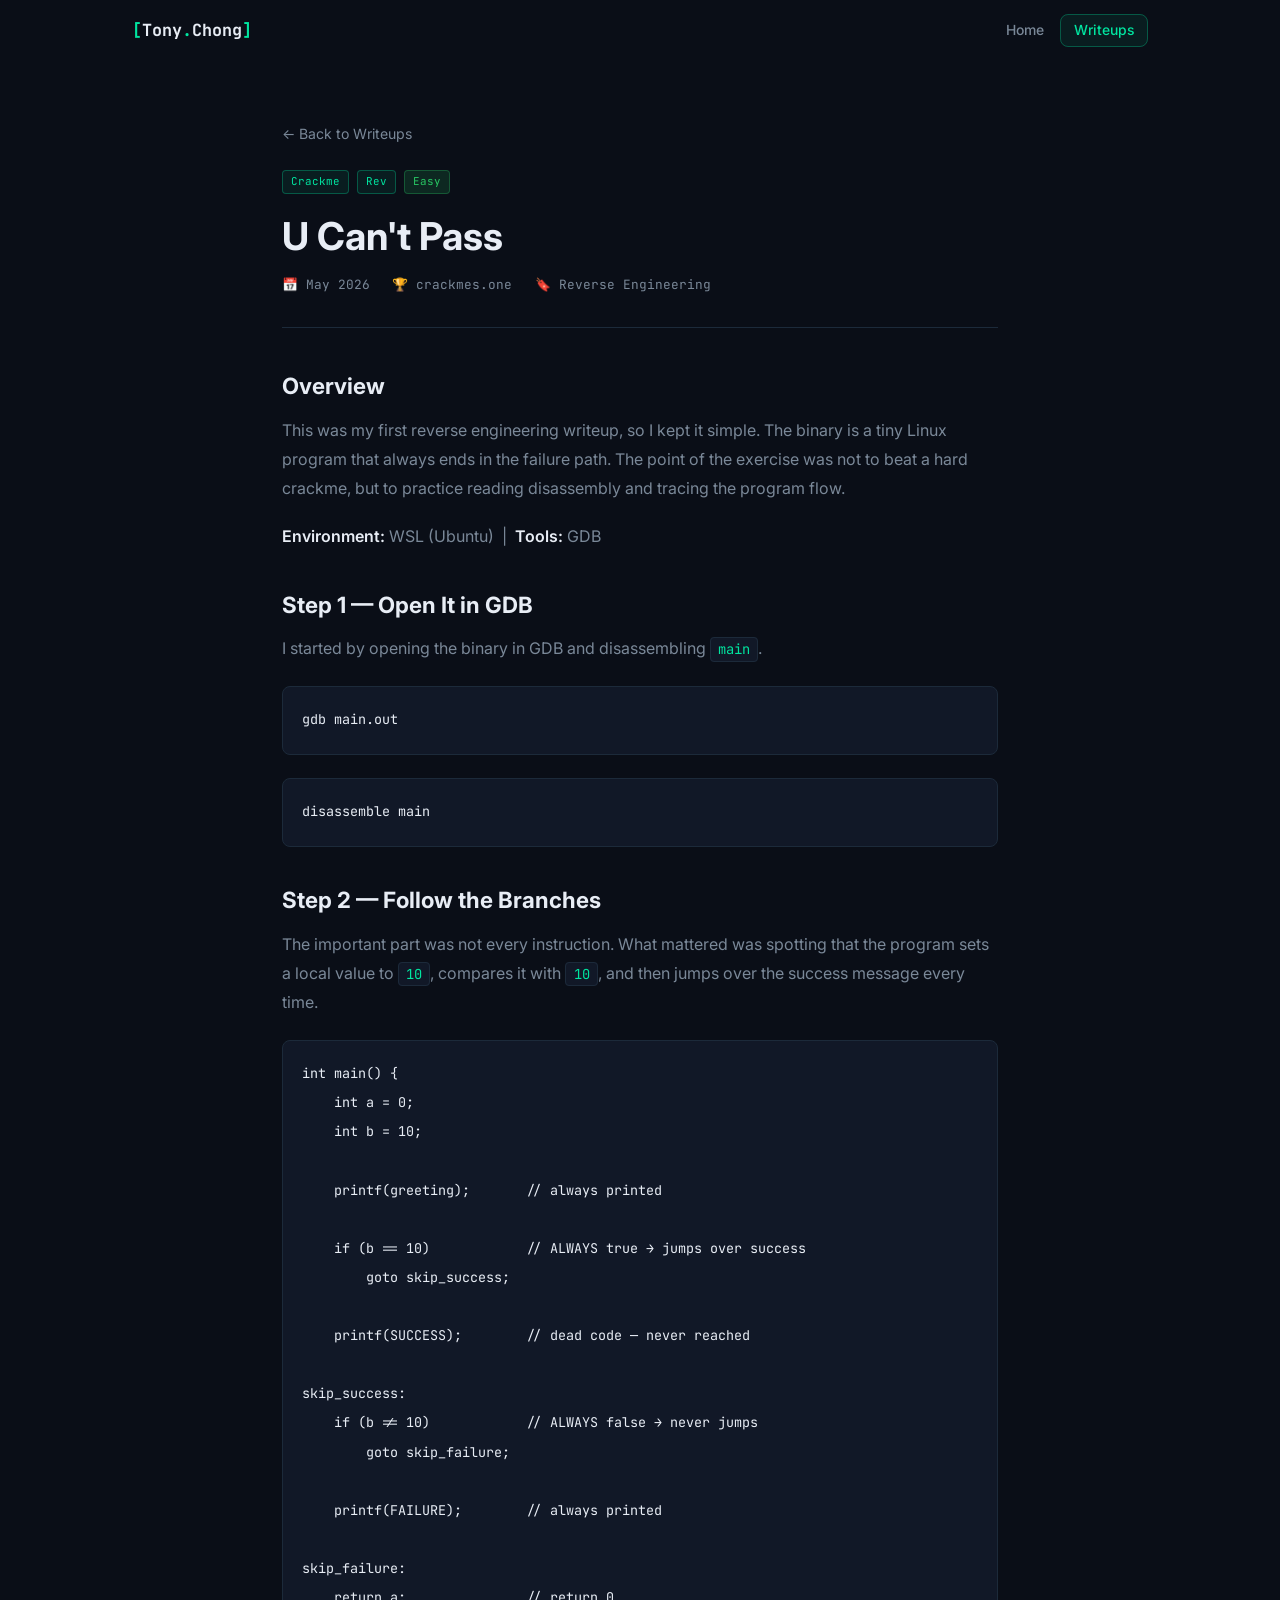
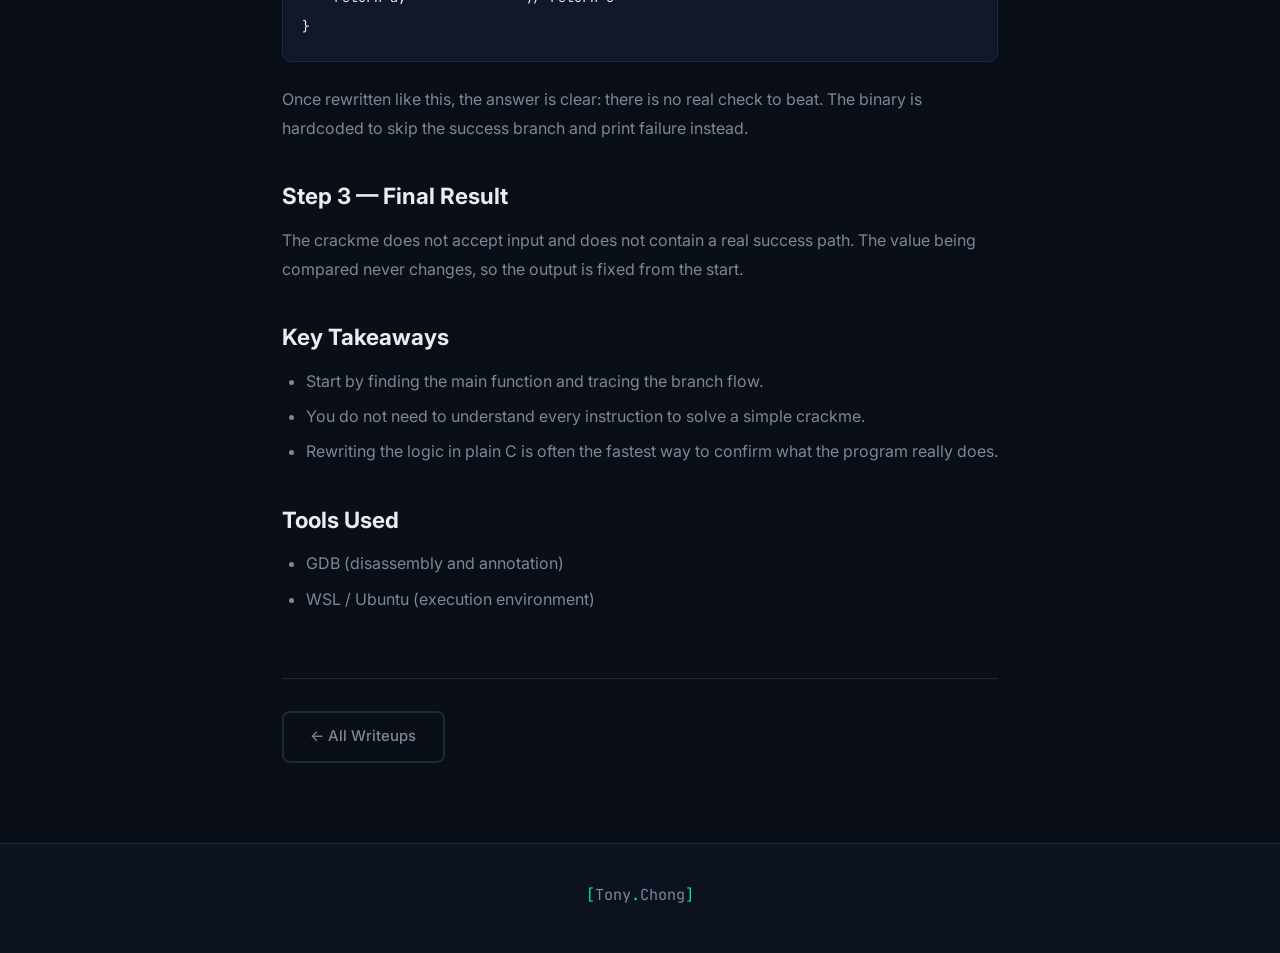
<file: writeups/ucantpass.html>
<!DOCTYPE html>
<html lang="en">
<head>
  <meta charset="UTF-8" />
  <meta name="viewport" content="width=device-width, initial-scale=1.0" />
  <title>U Can't Pass | Tony Chong Writeups</title>
  <link rel="stylesheet" href="../css/style.css" />
  <link rel="stylesheet" href="../css/writeups.css" />
  <link rel="preconnect" href="https://fonts.googleapis.com" />
  <link rel="preconnect" href="https://fonts.gstatic.com" crossorigin />
  <link href="https://fonts.googleapis.com/css2?family=JetBrains+Mono:wght@400;600;700&family=Inter:wght@300;400;500;600;700&display=swap" rel="stylesheet" />
</head>
<body>

  <!-- ── Navbar ─────────────────────────────────────────── -->
  <nav class="navbar scrolled" id="navbar">
    <div class="nav-container">
      <a href="../index.html" class="nav-logo">
        <span class="bracket">[</span>Tony<span class="accent">.</span>Chong<span class="bracket">]</span>
      </a>
      <button class="nav-toggle" id="navToggle" aria-label="Toggle navigation">
        <span></span><span></span><span></span>
      </button>
      <ul class="nav-links" id="navLinks">
        <li><a href="../index.html" class="nav-link">Home</a></li>
        <li><a href="index.html"    class="nav-link nav-wu active">Writeups</a></li>
      </ul>
    </div>
  </nav>

  <!-- ── Writeup article ────────────────────────────────── -->
  <article class="wu-article">

    <div class="back-link"><a href="index.html">← Back to Writeups</a></div>

    <header class="wu-article-header">
      <div class="wu-article-tags">
        <span class="wc-tag">Crackme</span>
        <span class="wc-tag">Rev</span>
        <span class="wc-diff easy">Easy</span>
      </div>
      <h1 class="wu-article-title">U Can't Pass</h1>
      <div class="wu-article-meta">
        <span>📅 May 2026</span>
        <span>🏆 crackmes.one</span>
        <span>🔖 Reverse Engineering</span>
      </div>
    </header>

    <div class="wu-body">

      <h2>Overview</h2>
      <p>
        This was my first reverse engineering writeup, so I kept it simple. The binary is a tiny
        Linux program that always ends in the failure path. The point of the exercise was not to
        beat a hard crackme, but to practice reading disassembly and tracing the program flow.
      </p>
      <p>
        <strong>Environment:</strong> WSL (Ubuntu) &nbsp;|&nbsp; <strong>Tools:</strong> GDB
      </p>

      <h2>Step 1 — Open It in GDB</h2>
      <p>
        I started by opening the binary in GDB and disassembling <code>main</code>.
      </p>
      <pre><code>gdb main.out</code></pre>
      <pre><code>disassemble main</code></pre>

      <h2>Step 2 — Follow the Branches</h2>
      <p>
        The important part was not every instruction. What mattered was spotting that the program
        sets a local value to <code>10</code>, compares it with <code>10</code>, and then jumps
        over the success message every time.
      </p>
      <pre><code>int main() {
    int a = 0;
    int b = 10;

    printf(greeting);       // always printed

    if (b == 10)            // ALWAYS true → jumps over success
        goto skip_success;

    printf(SUCCESS);        // dead code — never reached

skip_success:
    if (b != 10)            // ALWAYS false → never jumps
        goto skip_failure;

    printf(FAILURE);        // always printed

skip_failure:
    return a;               // return 0
}</code></pre>
      <p>
        Once rewritten like this, the answer is clear: there is no real check to beat. The binary
        is hardcoded to skip the success branch and print failure instead.
      </p>

      <h2>Step 3 — Final Result</h2>
      <p>
        The crackme does not accept input and does not contain a real success path. The value
        being compared never changes, so the output is fixed from the start.
      </p>

      <h2>Key Takeaways</h2>
      <ul>
        <li>Start by finding the main function and tracing the branch flow.</li>
        <li>You do not need to understand every instruction to solve a simple crackme.</li>
        <li>Rewriting the logic in plain C is often the fastest way to confirm what the program really does.</li>
      </ul>

      <h2>Tools Used</h2>
      <ul>
        <li>GDB (disassembly and annotation)</li>
        <li>WSL / Ubuntu (execution environment)</li>
      </ul>

    </div>

    <nav class="wu-article-nav">
      <a href="index.html" class="btn btn-ghost">← All Writeups</a>
    </nav>

  </article>

  <footer class="footer">
    <div class="container">
      <p class="footer-logo"><span class="bracket">[</span>Tony<span class="accent">.</span>Chong<span class="bracket">]</span></p>
      <p class="footer-sub"></p>
    </div>
  </footer>

  <script src="../js/script.js"></script>
</body>
</html>
</file>
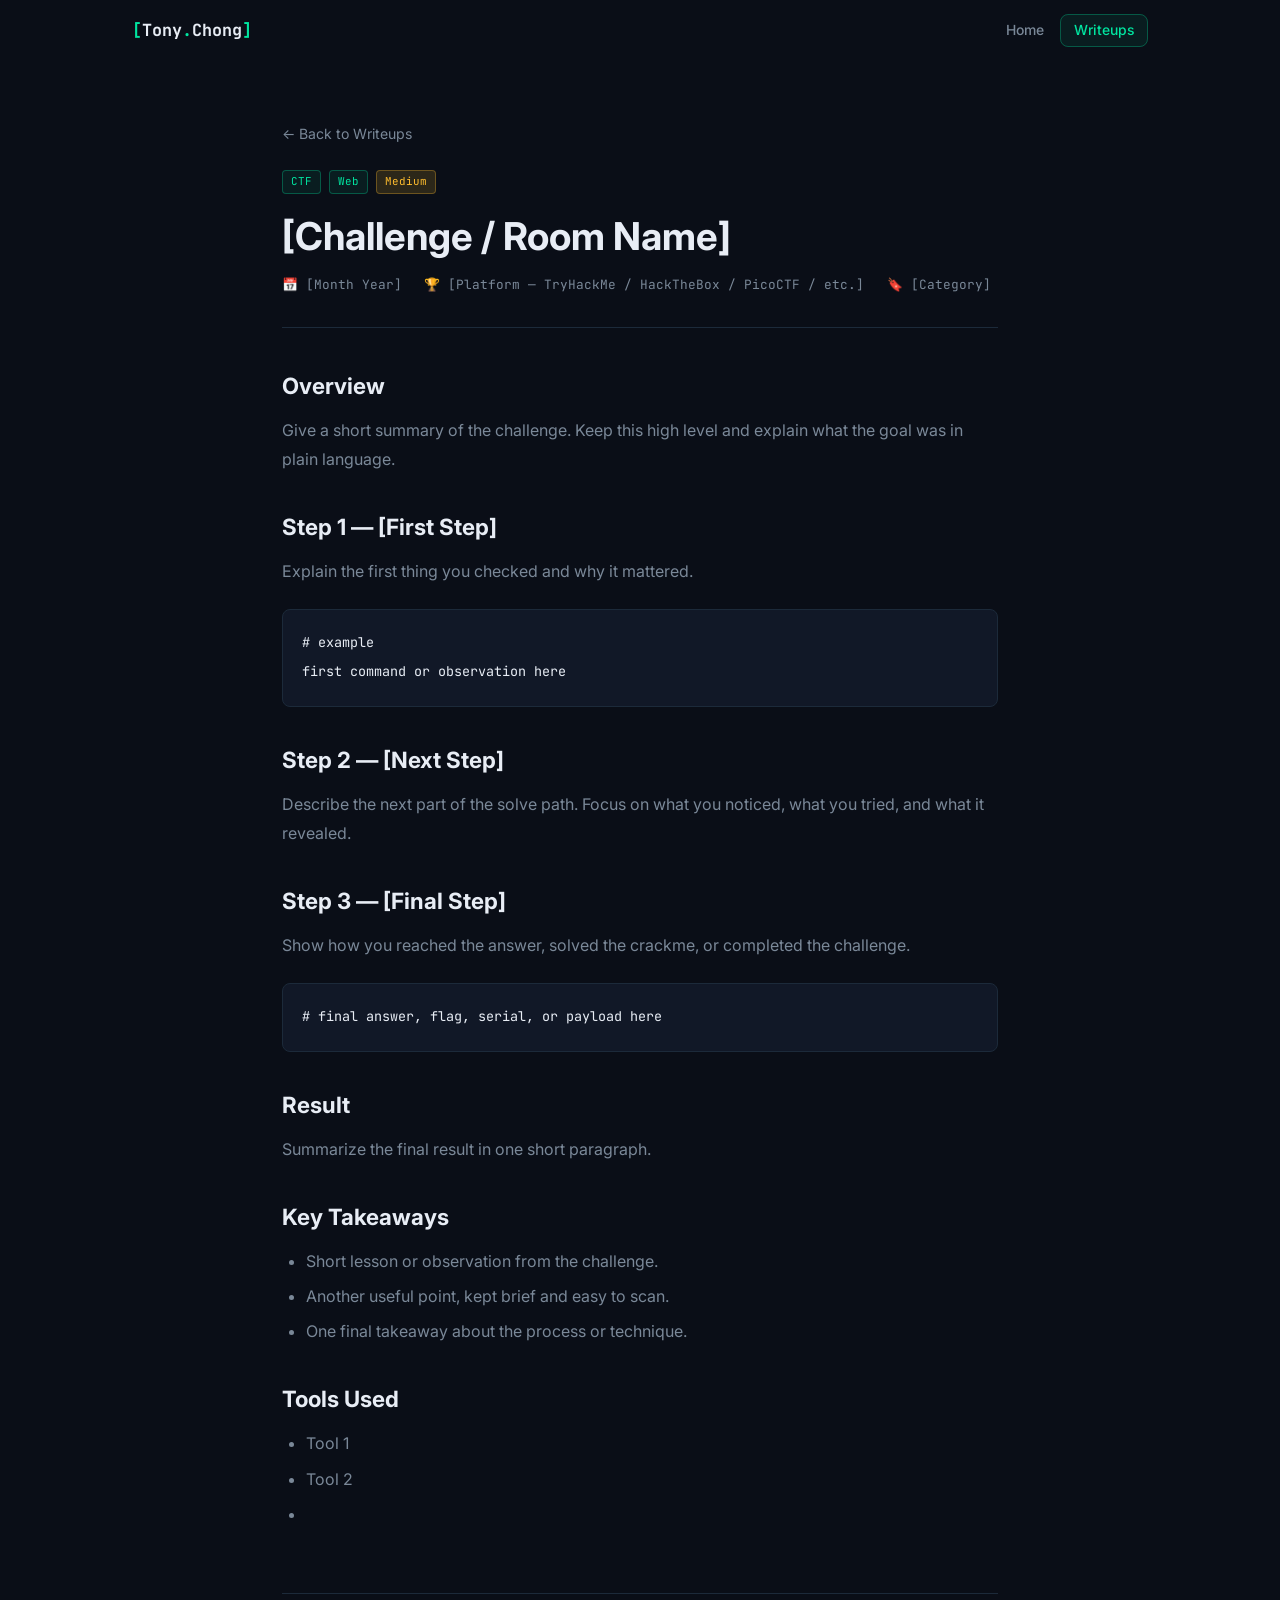
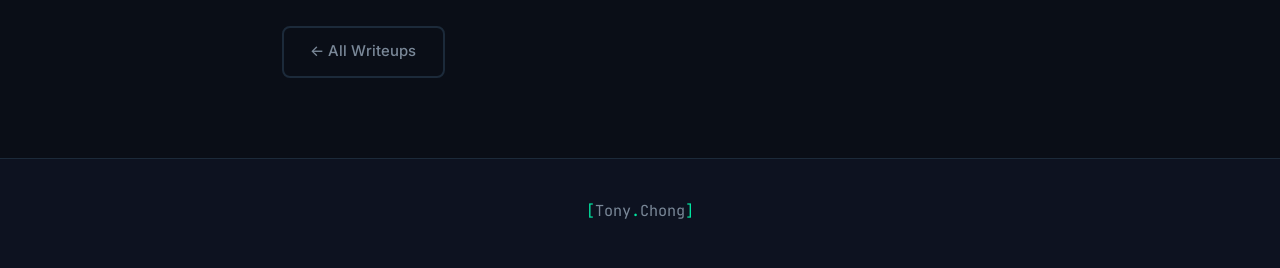
<file: writeups/writeup-template.html>
<!DOCTYPE html>
<html lang="en">
<head>
  <meta charset="UTF-8" />
  <meta name="viewport" content="width=device-width, initial-scale=1.0" />
  <title>[Challenge Name] | Tony Chong Writeups</title>
  <link rel="stylesheet" href="../css/style.css" />
  <link rel="stylesheet" href="../css/writeups.css" />
  <link rel="preconnect" href="https://fonts.googleapis.com" />
  <link rel="preconnect" href="https://fonts.gstatic.com" crossorigin />
  <link href="https://fonts.googleapis.com/css2?family=JetBrains+Mono:wght@400;600;700&family=Inter:wght@300;400;500;600;700&display=swap" rel="stylesheet" />
</head>
<body>

  <!-- ── Navbar ─────────────────────────────────────────── -->
  <nav class="navbar scrolled" id="navbar">
    <div class="nav-container">
      <a href="../index.html" class="nav-logo">
        <span class="bracket">[</span>Tony<span class="accent">.</span>Chong<span class="bracket">]</span>
      </a>
      <button class="nav-toggle" id="navToggle" aria-label="Toggle navigation">
        <span></span><span></span><span></span>
      </button>
      <ul class="nav-links" id="navLinks">
        <li><a href="../index.html" class="nav-link">Home</a></li>
        <li><a href="index.html"    class="nav-link nav-wu active">Writeups</a></li>
      </ul>
    </div>
  </nav>

  <!-- ── Writeup article ────────────────────────────────── -->
  <article class="wu-article">

    <!-- Back link -->
    <div class="back-link"><a href="index.html">← Back to Writeups</a></div>

    <!-- Header -->
    <header class="wu-article-header">
      <div class="wu-article-tags">
        <!-- Add / remove tags as needed -->
        <span class="wc-tag">CTF</span>
        <span class="wc-tag">Web</span>
        <!-- Difficulty: easy | medium | hard | insane -->
        <span class="wc-diff medium">Medium</span>
      </div>
      <h1 class="wu-article-title">[Challenge / Room Name]</h1>
      <div class="wu-article-meta">
        <span>📅 [Month Year]</span>
        <span>🏆 [Platform — TryHackMe / HackTheBox / PicoCTF / etc.]</span>
        <span>🔖 [Category]</span>
      </div>
    </header>

    <!-- Body — fill in your writeup here -->
    <div class="wu-body">

      <h2>Overview</h2>
      <p>
        Give a short summary of the challenge. Keep this high level and explain what the goal was
        in plain language.
      </p>

      <h2>Step 1 — [First Step]</h2>
      <p>
        Explain the first thing you checked and why it mattered.
      </p>
      <pre><code># example
first command or observation here</code></pre>

      <h2>Step 2 — [Next Step]</h2>
      <p>
        Describe the next part of the solve path. Focus on what you noticed, what you tried,
        and what it revealed.
      </p>

      <h2>Step 3 — [Final Step]</h2>
      <p>
        Show how you reached the answer, solved the crackme, or completed the challenge.
      </p>
      <pre><code># final answer, flag, serial, or payload here</code></pre>

      <h2>Result</h2>
      <p>
        Summarize the final result in one short paragraph.
      </p>

      <h2>Key Takeaways</h2>
      <ul>
        <li>Short lesson or observation from the challenge.</li>
        <li>Another useful point, kept brief and easy to scan.</li>
        <li>One final takeaway about the process or technique.</li>
      </ul>

      <h2>Tools Used</h2>
      <ul>
        <li>Tool 1</li>
        <li>Tool 2</li>
        <li><!-- add more --></li>
      </ul>

    </div>

    <!-- Navigation -->
    <nav class="wu-article-nav">
      <a href="index.html" class="btn btn-ghost">← All Writeups</a>
      <!-- Uncomment to link to next/previous writeup:
      <a href="next-writeup.html" class="btn btn-outline">Next Writeup →</a>
      -->
    </nav>

  </article>

  <!-- ── Footer ─────────────────────────────────────────── -->
  <footer class="footer">
    <div class="container">
      <p class="footer-logo"><span class="bracket">[</span>Tony<span class="accent">.</span>Chong<span class="bracket">]</span></p>
      <p class="footer-sub"></p>
    </div>
  </footer>

  <script src="../js/script.js"></script>
</body>
</html>
</file>
<file: css/style.css>
/* =========================================================
   Tony Chong — Personal Portfolio
   Dark cybersecurity theme
   ========================================================= */

/* ── Variables ─────────────────────────────────────────── */
:root {
    --bg: #0a0e17;
    --bg-alt: #0d1220;
    --bg-card: #111827;
    --bg-card-h: #16202f;
    --accent: #00e5a0;
    --accent-dim: rgba(0, 229, 160, .14);
    --accent-dim2: rgba(0, 229, 160, .07);
    --accent-bdr: rgba(0, 229, 160, .30);
    --text: #e8edf5;
    --text-muted: #7a8898;
    --text-dim: #3d4a5a;
    --border: #1c2a3a;
    --radius: 12px;
    --radius-sm: 8px;
    --mono: 'JetBrains Mono', 'Fira Code', 'Consolas', monospace;
    --body: 'Inter', -apple-system, BlinkMacSystemFont, 'Segoe UI', sans-serif;
    --ease: all .3s ease;
    --shadow: 0 6px 28px rgba(0, 0, 0, .45);
    --glow: 0 0 22px rgba(0, 229, 160, .18);
}

/* ── Reset ─────────────────────────────────────────────── */
*,
*::before,
*::after {
    box-sizing: border-box;
    margin: 0;
    padding: 0;
}

html {
    scroll-behavior: smooth;
    scroll-padding-top: 68px;
}

body {
    background: var(--bg);
    color: var(--text);
    font-family: var(--body);
    line-height: 1.7;
    overflow-x: hidden;
}

/* ── Typography ────────────────────────────────────────── */
h1,
h2,
h3 {
    line-height: 1.2;
    font-weight: 700;
}

a {
    color: var(--accent);
    text-decoration: none;
    transition: var(--ease);
}

a:hover {
    color: var(--text);
}

strong {
    font-weight: 600;
    color: var(--text);
}

strong.accent {
    color: var(--accent);
}

.accent {
    color: var(--accent);
}

.text-muted {
    color: var(--text-muted);
    margin-bottom: 1.1rem;
    font-size: 1rem;
}

.bracket {
    color: var(--accent);
}

/* ── Layout ────────────────────────────────────────────── */
.container {
    max-width: 1080px;
    margin: 0 auto;
    padding: 0 2rem;
}

.section {
    padding: 96px 0;
}

.section-alt {
    background: var(--bg-alt);
}

.section-title {
    font-size: clamp(1.8rem, 4vw, 2.4rem);
    margin-bottom: .8rem;
}

.section-title::after {
    content: '';
    display: block;
    width: 52px;
    height: 3px;
    background: var(--accent);
    margin-top: 10px;
    border-radius: 2px;
}

.section-sub {
    color: var(--text-muted);
    font-size: 1rem;
    margin-bottom: 2.8rem;
    max-width: 580px;
}

/* ── Buttons ───────────────────────────────────────────── */
.btn {
    display: inline-flex;
    align-items: center;
    gap: .45rem;
    padding: .72rem 1.65rem;
    border-radius: var(--radius-sm);
    font-size: .93rem;
    font-weight: 500;
    cursor: pointer;
    border: 2px solid transparent;
    transition: var(--ease);
    text-decoration: none;
}

.btn-primary {
    background: var(--accent);
    color: var(--bg);
    border-color: var(--accent);
}

.btn-primary:hover {
    background: transparent;
    color: var(--accent);
    box-shadow: var(--glow);
}

.btn-outline {
    background: transparent;
    color: var(--accent);
    border-color: var(--accent);
}

.btn-outline:hover {
    background: var(--accent-dim);
    color: var(--accent);
}

.btn-ghost {
    background: transparent;
    color: var(--text-muted);
    border-color: var(--border);
}

.btn-ghost:hover {
    color: var(--text);
    border-color: var(--text-muted);
}

.btn-lg {
    padding: .95rem 2.4rem;
    font-size: 1rem;
}

/* ── Navbar ────────────────────────────────────────────── */
.navbar {
    position: fixed;
    top: 0;
    left: 0;
    right: 0;
    z-index: 1000;
    padding: 1rem 0;
    transition: var(--ease);
}

.navbar.scrolled {
    background: rgba(10, 14, 23, .96);
    backdrop-filter: blur(14px);
    border-bottom: 1px solid var(--border);
    padding: .55rem 0;
}

.nav-container {
    max-width: 1080px;
    margin: 0 auto;
    padding: 0 2rem;
    display: flex;
    align-items: center;
    justify-content: space-between;
}

.nav-logo {
    font-family: var(--mono);
    font-size: 1.05rem;
    font-weight: 700;
    color: var(--text);
    text-decoration: none;
}

.nav-links {
    display: flex;
    list-style: none;
    gap: .2rem;
    align-items: center;
}

.nav-link {
    color: var(--text-muted);
    font-size: .87rem;
    font-weight: 500;
    padding: .45rem .8rem;
    border-radius: var(--radius-sm);
    transition: var(--ease);
    text-decoration: none;
}

.nav-link:hover,
.nav-link.active {
    color: var(--accent);
    background: var(--accent-dim2);
}

.nav-wu {
    color: var(--accent) !important;
    border: 1px solid var(--accent-bdr);
    border-radius: var(--radius-sm);
}

.nav-wu:hover {
    background: var(--accent-dim) !important;
}

.nav-toggle {
    display: none;
    flex-direction: column;
    gap: 5px;
    background: none;
    border: none;
    cursor: pointer;
    padding: 5px;
}

.nav-toggle span {
    display: block;
    width: 23px;
    height: 2px;
    background: var(--text);
    border-radius: 2px;
    transition: var(--ease);
}

/* ── Hero ──────────────────────────────────────────────── */
.hero {
    min-height: 100vh;
    display: flex;
    align-items: center;
    justify-content: space-between;
    gap: 3rem;
    max-width: 1080px;
    margin: 0 auto;
    padding: 110px 2rem 70px;
    position: relative;
}

.hero-bg {
    position: fixed;
    inset: 0;
    z-index: -1;
    pointer-events: none;
}

.grid-lines {
    position: absolute;
    inset: 0;
    background-image:
        linear-gradient(rgba(0, 229, 160, .025) 1px, transparent 1px),
        linear-gradient(90deg, rgba(0, 229, 160, .025) 1px, transparent 1px);
    background-size: 55px 55px;
}

.hero-greeting {
    font-family: var(--mono);
    color: var(--accent);
    font-size: .95rem;
    margin-bottom: .7rem;
    letter-spacing: .06em;
}

.hero-name {
    font-size: clamp(2.6rem, 6vw, 4.2rem);
    font-weight: 800;
    line-height: 1.05;
    margin-bottom: .2rem;
    background: linear-gradient(130deg, var(--text) 55%, var(--accent));
    -webkit-background-clip: text;
    -webkit-text-fill-color: transparent;
    background-clip: text;
}

.hero-cn {
    font-family: var(--mono);
    color: var(--text-muted);
    font-size: .9rem;
    margin-bottom: .9rem;
}

.hero-role {
    font-family: var(--mono);
    font-size: clamp(.95rem, 2.2vw, 1.25rem);
    color: var(--text-muted);
    min-height: 2rem;
    margin-bottom: .9rem;
}

.cursor {
    animation: blink 1s step-end infinite;
    color: var(--accent);
}

@keyframes blink {

    0%,
    100% {
        opacity: 1
    }

    50% {
        opacity: 0
    }
}

.hero-loc {
    display: flex;
    align-items: center;
    gap: .4rem;
    color: var(--text-muted);
    font-size: .88rem;
    margin-bottom: 2rem;
}

.hero-loc svg {
    color: var(--accent);
    flex-shrink: 0;
}

.hero-cta {
    display: flex;
    gap: .9rem;
    flex-wrap: wrap;
}

/* Terminal widget */
.terminal {
    flex: 0 0 460px;
    background: var(--bg-card);
    border: 1px solid var(--border);
    border-radius: var(--radius);
    overflow: hidden;
    box-shadow: var(--shadow), var(--glow);
    font-family: var(--mono);
    font-size: 1rem;
}

.terminal-bar {
    display: flex;
    align-items: center;
    gap: .45rem;
    padding: .7rem 1rem;
    background: var(--bg-alt);
    border-bottom: 1px solid var(--border);
}

.dot {
    width: 12px;
    height: 12px;
    border-radius: 50%;
}

.red {
    background: #ff5f57;
}

.yellow {
    background: #ffbd2e;
}

.green {
    background: #28c840;
}

.terminal-title {
    color: var(--text-muted);
    font-size: .78rem;
    margin-left: .5rem;
}

.terminal-body {
    padding: 1.2rem 1.3rem;
    line-height: 1.9;
}

.terminal-body p {
    margin: 0;
}

.prompt {
    color: var(--accent);
    margin-right: .5rem;
}

.out {
    color: var(--text-muted);
    padding-left: 1.2rem;
}

.blink {
    animation: blink 1s step-end infinite;
    color: var(--accent);
}

/* ── About ─────────────────────────────────────────────── */
.about-grid {
    display: grid;
    grid-template-columns: 1fr 1fr;
    gap: 2rem;
    align-items: start;
}

.about-lead {
    font-size: 1.05rem;
    color: var(--text);
    margin-bottom: 1.1rem;
    line-height: 1.75;
}

.meta-grid {
    display: grid;
    grid-template-columns: 1fr 1fr;
    gap: 1rem;
    margin-top: 1.6rem;
}

.meta-item {
    display: flex;
    flex-direction: column;
    gap: .2rem;
}

.meta-label {
    font-size: .72rem;
    text-transform: uppercase;
    letter-spacing: .1em;
    color: var(--accent);
    font-family: var(--mono);
}

.meta-val {
    font-size: .9rem;
    color: var(--text);
}

.mission-card {
    background: var(--bg-card);
    border: 1px solid var(--border);
    border-left: 3px solid var(--accent);
    border-radius: var(--radius);
    padding: 2rem;
}

.card-icon {
    font-size: 2rem;
    margin-bottom: .85rem;
}

.mission-card h3 {
    font-size: 1.15rem;
    color: var(--accent);
    margin-bottom: .9rem;
}

.mission-card p {
    color: var(--text-muted);
    font-size: .95rem;
    margin-bottom: .9rem;
}

/* ── Skills ────────────────────────────────────────────── */
.skills-grid {
    display: grid;
    grid-template-columns: repeat(auto-fit, minmax(130px, 1fr));
    gap: 1.15rem;
    margin-bottom: 2.8rem;
}

.skill-card {
    background: var(--bg-card);
    border: 1px solid var(--border);
    border-radius: var(--radius);
    padding: 1.65rem 1rem;
    text-align: center;
    transition: var(--ease);
    cursor: default;
}

.skill-card:hover {
    border-color: var(--accent);
    background: var(--bg-card-h);
    transform: translateY(-4px);
    box-shadow: var(--glow);
}

.skill-icon {
    height: 50px;
    display: flex;
    align-items: center;
    justify-content: center;
    margin-bottom: .7rem;
}

.skill-icon img {
    height: 46px;
    width: auto;
}

.skill-fb {
    font-size: 2.2rem;
    height: 50px;
    align-items: center;
    justify-content: center;
}

.sap-badge {
    background: var(--accent);
    color: var(--bg);
    font-family: var(--mono);
    font-weight: 800;
    font-size: .95rem;
    width: 50px;
    height: 50px;
    border-radius: var(--radius-sm);
    display: flex;
    align-items: center;
    justify-content: center;
}

.skill-name {
    font-size: .83rem;
    font-weight: 600;
    color: var(--text);
}

.skills-extra-title {
    font-size: 1rem;
    color: var(--text-muted);
    font-weight: 500;
    margin-bottom: .9rem;
}

.tag-cloud {
    display: flex;
    flex-wrap: wrap;
    gap: .55rem;
}

.tag {
    background: var(--accent-dim2);
    color: var(--accent);
    border: 1px solid var(--accent-bdr);
    padding: .38rem .95rem;
    border-radius: 50px;
    font-size: .8rem;
    font-family: var(--mono);
    transition: var(--ease);
}

.tag:hover {
    background: var(--accent-dim);
}

/* ── Timeline (Experience) ─────────────────────────────── */
.timeline {
    position: relative;
    padding-left: 2rem;
}

.timeline::before {
    content: '';
    position: absolute;
    left: 8px;
    top: 0;
    bottom: 0;
    width: 2px;
    background: linear-gradient(to bottom, var(--accent), var(--border) 80%, transparent);
}

.tl-item {
    position: relative;
    margin-bottom: 2.3rem;
}

.tl-item:last-child {
    margin-bottom: 0;
}

.tl-dot {
    position: absolute;
    left: -2rem;
    top: .4rem;
    width: 16px;
    height: 16px;
    border-radius: 50%;
    background: var(--bg);
    border: 2px solid var(--text-dim);
    margin-left: 1px;
}

.tl-dot-active {
    border-color: var(--accent) !important;
    background: var(--accent) !important;
    box-shadow: 0 0 12px var(--accent);
}

.tl-card {
    background: var(--bg-card);
    border: 1px solid var(--border);
    border-radius: var(--radius);
    padding: 1.5rem;
    transition: var(--ease);
}

.tl-card:hover {
    border-color: var(--accent-bdr);
}

.tl-head {
    display: flex;
    align-items: center;
    justify-content: space-between;
    flex-wrap: wrap;
    gap: .5rem;
    margin-bottom: .9rem;
}

.tl-head h3 {
    font-size: 1rem;
    color: var(--text);
}

.tl-badge {
    font-size: .72rem;
    font-family: var(--mono);
    padding: .18rem .7rem;
    border-radius: 50px;
    background: var(--accent-dim2);
    color: var(--text-muted);
    border: 1px solid var(--border);
}

.tl-badge-active {
    background: var(--accent-dim) !important;
    color: var(--accent) !important;
    border-color: var(--accent-bdr) !important;
}

.tl-list {
    list-style: none;
    padding: 0;
}

.tl-list li {
    color: var(--text-muted);
    font-size: .9rem;
    padding: .27rem 0 .27rem 1.15rem;
    position: relative;
}

.tl-list li::before {
    content: '▸';
    position: absolute;
    left: 0;
    color: var(--accent);
    font-size: .72rem;
    top: .35rem;
}

/* ── Education ─────────────────────────────────────────── */
.edu-grid {
    display: grid;
    grid-template-columns: 1fr 1fr;
    gap: 1.4rem;
}

.edu-card {
    background: var(--bg-card);
    border: 1px solid var(--border);
    border-radius: var(--radius);
    padding: 2rem;
    display: flex;
    gap: 1.4rem;
    transition: var(--ease);
}

.edu-card:hover {
    border-color: var(--accent-bdr);
    transform: translateY(-2px);
    box-shadow: var(--shadow);
}

.edu-card-active {
    border-color: var(--accent-bdr);
}

.edu-year {
    font-family: var(--mono);
    font-size: 1.55rem;
    font-weight: 800;
    color: var(--text-dim);
    flex-shrink: 0;
    padding-top: .15rem;
}

.edu-year.accent {
    color: var(--accent);
    -webkit-text-fill-color: var(--accent);
}

.edu-info h3 {
    font-size: .98rem;
    margin-bottom: .35rem;
}

.edu-inst {
    font-size: .82rem;
    color: var(--accent);
    margin-bottom: .9rem;
}

.edu-list {
    list-style: none;
    padding: 0;
}

.edu-list li {
    color: var(--text-muted);
    font-size: .86rem;
    padding: .2rem 0 .2rem .9rem;
    position: relative;
}

.edu-list li::before {
    content: '·';
    position: absolute;
    left: 0;
    color: var(--accent);
}

.edu-badge {
    display: inline-block;
    margin-top: .9rem;
    font-size: .72rem;
    font-family: var(--mono);
    padding: .18rem .7rem;
    border-radius: 50px;
    background: var(--accent-dim);
    color: var(--accent);
    border: 1px solid var(--accent-bdr);
}

/* ── Writeups teaser ───────────────────────────────────── */
.wu-section {
    background: linear-gradient(135deg, var(--bg) 0%, rgba(0, 229, 160, .04) 100%);
}

.wu-cards {
    display: flex;
    flex-wrap: wrap;
    justify-content: center;
    gap: 1.2rem;
    margin-bottom: 2.4rem;
}

.wu-card {
    flex: 0 1 320px;
}

.wu-card {
    background: var(--bg-card);
    border: 1px solid var(--border);
    border-radius: var(--radius);
    padding: 2rem 1.5rem;
    text-align: center;
    transition: var(--ease);
}

.wu-card:hover {
    border-color: var(--accent-bdr);
    transform: translateY(-3px);
    box-shadow: var(--glow);
}

.wu-icon {
    font-size: 2.4rem;
    margin-bottom: .9rem;
}

.wu-card h3 {
    font-size: 1rem;
    margin-bottom: .65rem;
}

.wu-card p {
    font-size: .86rem;
    color: var(--text-muted);
}

.wu-cta {
    text-align: center;
}

/* ── Contact ───────────────────────────────────────────── */
.contact-grid {
    display: grid;
    grid-template-columns: repeat(2, minmax(0, 1fr));
    gap: 1.2rem;
    max-width: 760px;
    margin: 0 auto;
}

.contact-card {
    background: var(--bg-card);
    border: 1px solid var(--border);
    border-radius: var(--radius);
    padding: 1.65rem;
    display: flex;
    align-items: center;
    gap: 1.1rem;
    transition: var(--ease);
    color: var(--text);
    text-decoration: none;
}

.contact-card:hover {
    border-color: var(--accent-bdr);
    transform: translateY(-2px);
    box-shadow: var(--glow);
    color: var(--text);
}

.contact-icon {
    width: 50px;
    height: 50px;
    background: var(--accent-dim);
    border-radius: var(--radius-sm);
    display: flex;
    align-items: center;
    justify-content: center;
    flex-shrink: 0;
    color: var(--accent);
}

.contact-info {
    display: flex;
    flex-direction: column;
    gap: .22rem;
    min-width: 0;
}

.contact-label {
    font-size: .7rem;
    text-transform: uppercase;
    letter-spacing: .1em;
    color: var(--text-muted);
    font-family: var(--mono);
}

.contact-val {
    font-size: .9rem;
    color: var(--text);
    font-weight: 500;
    white-space: nowrap;
    overflow: hidden;
    text-overflow: ellipsis;
}

/* ── Footer ────────────────────────────────────────────── */
.footer {
    background: var(--bg-alt);
    border-top: 1px solid var(--border);
    padding: 2.4rem 0;
    text-align: center;
}

.footer-logo {
    font-family: var(--mono);
    font-size: .95rem;
    color: var(--text-muted);
    margin-bottom: .4rem;
}

.footer-sub {
    font-size: .78rem;
    color: var(--text-dim);
}

/* ── Scroll Animations ─────────────────────────────────── */
.fade-in {
    opacity: 0;
    transform: translateY(22px);
    transition: opacity .6s ease, transform .6s ease;
}

.fade-in.visible {
    opacity: 1;
    transform: translateY(0);
}

/* ── Responsive ────────────────────────────────────────── */
@media (max-width: 920px) {
    .hero {
        flex-direction: column;
        text-align: center;
        padding: 120px 2rem 70px;
    }

    .hero-loc {
        justify-content: center;
    }

    .hero-cta {
        justify-content: center;
    }

    .terminal {
        flex: none;
        width: 100%;
        max-width: 575px;
    }

    .about-grid {
        grid-template-columns: 1fr;
    }

    .edu-grid {
        grid-template-columns: 1fr;
    }

    .contact-grid {
        grid-template-columns: 1fr;
    }

    .wu-cards {
        flex-direction: column;
        align-items: center;
    }
}

@media (max-width: 680px) {
    .nav-links {
        display: none;
        position: fixed;
        top: 62px;
        left: 0;
        right: 0;
        background: rgba(10, 14, 23, .98);
        backdrop-filter: blur(14px);
        flex-direction: column;
        padding: 1.5rem;
        border-bottom: 1px solid var(--border);
        gap: .4rem;
    }

    .nav-links.open {
        display: flex;
    }

    .nav-toggle {
        display: flex;
    }

    .meta-grid {
        grid-template-columns: 1fr;
    }
}
</file>
<file: css/writeups.css>
/* =========================================================
   Writeups pages — supplements style.css
   ========================================================= */

/* ── Writeups Hero ─────────────────────────────────────── */
.wu-page-hero {
    padding: 120px 0 56px;
    background: var(--bg-alt);
    border-bottom: 1px solid var(--border);
}

.back-link {
    margin-bottom: 1.4rem;
}

.back-link a {
    color: var(--text-muted);
    font-size: .88rem;
    transition: var(--ease);
}

.back-link a:hover {
    color: var(--accent);
}

.wu-page-hero h1 {
    font-size: clamp(1.9rem, 5vw, 2.8rem);
    margin-bottom: .65rem;
}

.wu-page-hero-sub {
    color: var(--text-muted);
    font-size: 1.02rem;
    margin-bottom: 2rem;
}

.wu-stats {
    display: flex;
    gap: 3rem;
}

.wu-stat {
    display: flex;
    flex-direction: column;
    gap: .18rem;
}

.wu-stat-num {
    font-family: var(--mono);
    font-size: 1.5rem;
    font-weight: 700;
    color: var(--text);
}

.wu-stat-num.accent {
    color: var(--accent);
    -webkit-text-fill-color: var(--accent);
}

.wu-stat-label {
    font-size: .72rem;
    text-transform: uppercase;
    letter-spacing: .1em;
    color: var(--text-muted);
}

/* ── Controls bar ──────────────────────────────────────── */
.wu-controls {
    background: var(--bg);
    border-bottom: 1px solid var(--border);
    padding: 1.3rem 0;
    position: sticky;
    top: 62px;
    z-index: 100;
}

.controls-row {
    display: flex;
    align-items: center;
    gap: 1.4rem;
    flex-wrap: wrap;
}

.filter-tags {
    display: flex;
    gap: .45rem;
    flex-wrap: wrap;
    flex: 1;
}

.filter-btn {
    background: var(--bg-card);
    color: var(--text-muted);
    border: 1px solid var(--border);
    padding: .38rem .95rem;
    border-radius: 50px;
    font-size: .8rem;
    font-family: var(--mono);
    cursor: pointer;
    transition: var(--ease);
}

.filter-btn:hover,
.filter-btn.active {
    background: var(--accent-dim);
    color: var(--accent);
    border-color: var(--accent-bdr);
}

.search-wrap {
    display: flex;
    align-items: center;
    gap: .45rem;
    background: var(--bg-card);
    border: 1px solid var(--border);
    border-radius: var(--radius-sm);
    padding: .48rem 1rem;
    transition: var(--ease);
}

.search-wrap:focus-within {
    border-color: var(--accent-bdr);
}

.search-wrap svg {
    color: var(--text-muted);
    flex-shrink: 0;
}

.search-wrap input {
    background: transparent;
    border: none;
    outline: none;
    color: var(--text);
    font-size: .88rem;
    font-family: var(--body);
    width: 190px;
}

.search-wrap input::placeholder {
    color: var(--text-dim);
}

/* ── Writeups main grid ─────────────────────────────────── */
.wu-main {
    padding: 56px 0 96px;
    min-height: 55vh;
}

.empty-state {
    text-align: center;
    padding: 80px 0;
}

.empty-icon {
    font-size: 3.8rem;
    margin-bottom: 1.4rem;
}

.empty-state h2 {
    font-size: 1.5rem;
    color: var(--text);
    margin-bottom: .7rem;
}

.empty-state p {
    color: var(--text-muted);
    margin-bottom: .5rem;
}

.empty-note {
    font-size: .83rem !important;
    color: var(--text-dim) !important;
}

.wu-grid {
    display: flex;
    flex-direction: column;
    gap: 0;
    border: 1px solid var(--border);
    border-radius: var(--radius);
    overflow: hidden;
}

/* Writeup card — full-width horizontal row */
.wu-card-link {
    background: var(--bg-card);
    border-bottom: 1px solid var(--border);
    padding: 1.3rem 1.6rem;
    display: grid;
    grid-template-columns: auto 1fr auto;
    grid-template-rows: auto auto;
    column-gap: 1.6rem;
    row-gap: .25rem;
    align-items: center;
    text-decoration: none;
    color: var(--text);
    transition: var(--ease);
}

.wu-card-link:last-child {
    border-bottom: none;
}

.wu-card-link:hover {
    background: var(--bg-alt);
    color: var(--text);
}

.wu-card-link:hover .wc-title {
    color: var(--accent);
}

/* col 1: tags + difficulty badge */
.wc-top {
    grid-column: 1;
    grid-row: 1 / 3;
    display: flex;
    flex-direction: column;
    align-items: flex-start;
    gap: .4rem;
    min-width: 110px;
}

.wc-tags {
    display: flex;
    gap: .38rem;
    flex-wrap: wrap;
}

.wc-tag {
    font-size: .68rem;
    font-family: var(--mono);
    padding: .12rem .5rem;
    border-radius: 4px;
    background: var(--accent-dim2);
    color: var(--accent);
    border: 1px solid var(--accent-bdr);
}

.wc-diff {
    font-size: .68rem;
    font-family: var(--mono);
    padding: .12rem .5rem;
    border-radius: 4px;
}

.wc-diff.easy {
    background: rgba(40, 200, 100, .14);
    color: #28c864;
    border: 1px solid rgba(40, 200, 100, .3);
}

.wc-diff.medium {
    background: rgba(255, 189, 46, .14);
    color: #ffbd2e;
    border: 1px solid rgba(255, 189, 46, .3);
}

.wc-diff.hard {
    background: rgba(255, 95, 87, .14);
    color: #ff5f57;
    border: 1px solid rgba(255, 95, 87, .3);
}

.wc-diff.insane {
    background: rgba(155, 89, 182, .14);
    color: #9b59b6;
    border: 1px solid rgba(155, 89, 182, .3);
}

/* col 2: title + excerpt */
.wc-title {
    grid-column: 2;
    grid-row: 1;
    font-size: 1rem;
    font-weight: 600;
    color: var(--text);
    line-height: 1.3;
    transition: var(--ease);
    margin: 0;
}

.wc-excerpt {
    grid-column: 2;
    grid-row: 2;
    font-size: .85rem;
    color: var(--text-muted);
    line-height: 1.55;
    margin: 0;
}

/* col 3: platform + date stacked */
.wc-footer {
    grid-column: 3;
    grid-row: 1 / 3;
    display: flex;
    flex-direction: column;
    align-items: flex-end;
    gap: .25rem;
    font-size: .74rem;
    color: var(--text-dim);
    font-family: var(--mono);
    white-space: nowrap;
    min-width: 120px;
}

@media (max-width: 640px) {
    .wu-card-link {
        grid-template-columns: 1fr;
        grid-template-rows: auto;
    }

    .wc-top {
        grid-column: 1;
        grid-row: 1;
        flex-direction: row;
        flex-wrap: wrap;
        min-width: unset;
    }

    .wc-title {
        grid-column: 1;
        grid-row: 2;
    }

    .wc-excerpt {
        grid-column: 1;
        grid-row: 3;
    }

    .wc-footer {
        grid-column: 1;
        grid-row: 4;
        flex-direction: row;
        align-items: center;
        justify-content: space-between;
        min-width: unset;
        white-space: normal;
    }
}

.no-results {
    text-align: center;
    color: var(--text-muted);
    padding: 56px 0;
}

/* ── Individual writeup page ───────────────────────────── */
.wu-article {
    max-width: 780px;
    margin: 0 auto;
    padding: 120px 2rem 80px;
}

.wu-article-header {
    margin-bottom: 2.8rem;
    padding-bottom: 2rem;
    border-bottom: 1px solid var(--border);
}

.wu-article-tags {
    display: flex;
    gap: .5rem;
    flex-wrap: wrap;
    margin-bottom: 1.2rem;
}

.wu-article-title {
    font-size: clamp(1.7rem, 4vw, 2.4rem);
    margin-bottom: .9rem;
}

.wu-article-meta {
    display: flex;
    gap: 1.4rem;
    font-size: .8rem;
    color: var(--text-muted);
    font-family: var(--mono);
    flex-wrap: wrap;
}

/* Writeup prose */
.wu-body {
    color: var(--text-muted);
    font-size: 1rem;
    line-height: 1.82;
}

.wu-body h2 {
    font-size: 1.4rem;
    color: var(--text);
    margin: 2.5rem 0 1rem;
}

.wu-body h3 {
    font-size: 1.1rem;
    color: var(--accent);
    margin: 1.9rem 0 .7rem;
}

.wu-body p {
    margin-bottom: 1.2rem;
}

.wu-body a {
    color: var(--accent);
}

.wu-body a:hover {
    text-decoration: underline;
}

.wu-body code {
    font-family: var(--mono);
    background: var(--bg-card);
    border: 1px solid var(--border);
    padding: .13rem .45rem;
    border-radius: 4px;
    font-size: .86em;
    color: var(--accent);
}

.wu-body pre {
    background: var(--bg-card);
    border: 1px solid var(--border);
    border-radius: var(--radius-sm);
    padding: 1.2rem;
    overflow-x: auto;
    margin: 1.4rem 0;
}

.wu-body pre code {
    background: none;
    border: none;
    padding: 0;
    font-size: .84rem;
    color: var(--text);
}

.wu-body ul,
.wu-body ol {
    padding-left: 1.5rem;
    margin-bottom: 1.2rem;
}

.wu-body li {
    margin-bottom: .38rem;
}

.wu-body blockquote {
    border-left: 3px solid var(--accent);
    padding-left: 1.2rem;
    margin: 1.5rem 0;
    color: var(--text-muted);
    font-style: italic;
}

.wu-body img {
    max-width: 100%;
    border-radius: var(--radius-sm);
    border: 1px solid var(--border);
    margin: 1rem 0;
    display: block;
}

.wu-body table {
    width: 100%;
    border-collapse: collapse;
    margin: 1.4rem 0;
    font-size: .9rem;
}

.wu-body th,
.wu-body td {
    border: 1px solid var(--border);
    padding: .6rem .9rem;
    text-align: left;
}

.wu-body th {
    background: var(--bg-card);
    color: var(--accent);
    font-weight: 600;
}

.wu-article-nav {
    display: flex;
    justify-content: space-between;
    margin-top: 4rem;
    padding-top: 2rem;
    border-top: 1px solid var(--border);
    gap: 1rem;
}

/* ── Responsive ────────────────────────────────────────── */
@media (max-width: 680px) {
    .wu-stats {
        gap: 1.8rem;
    }

    .controls-row {
        flex-direction: column;
        align-items: stretch;
    }

    .search-wrap input {
        width: 100%;
    }
}
</file>
